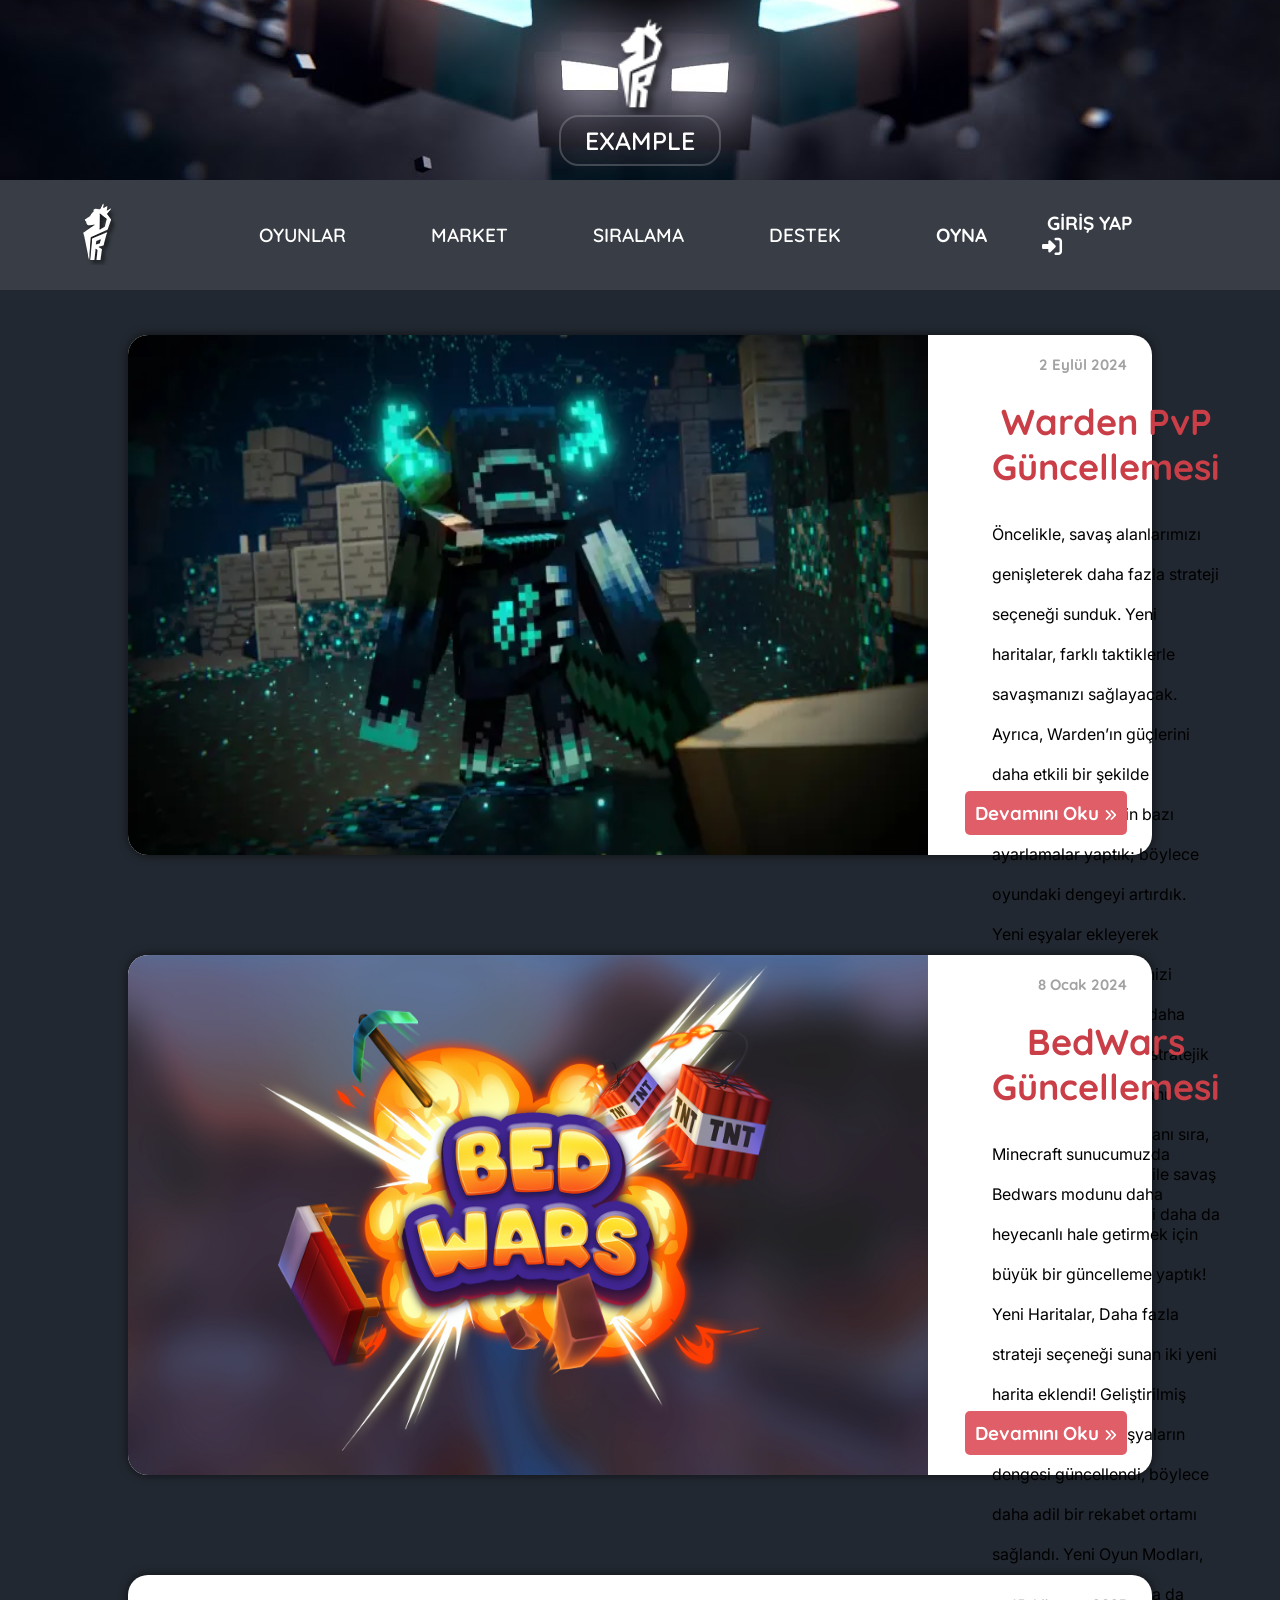
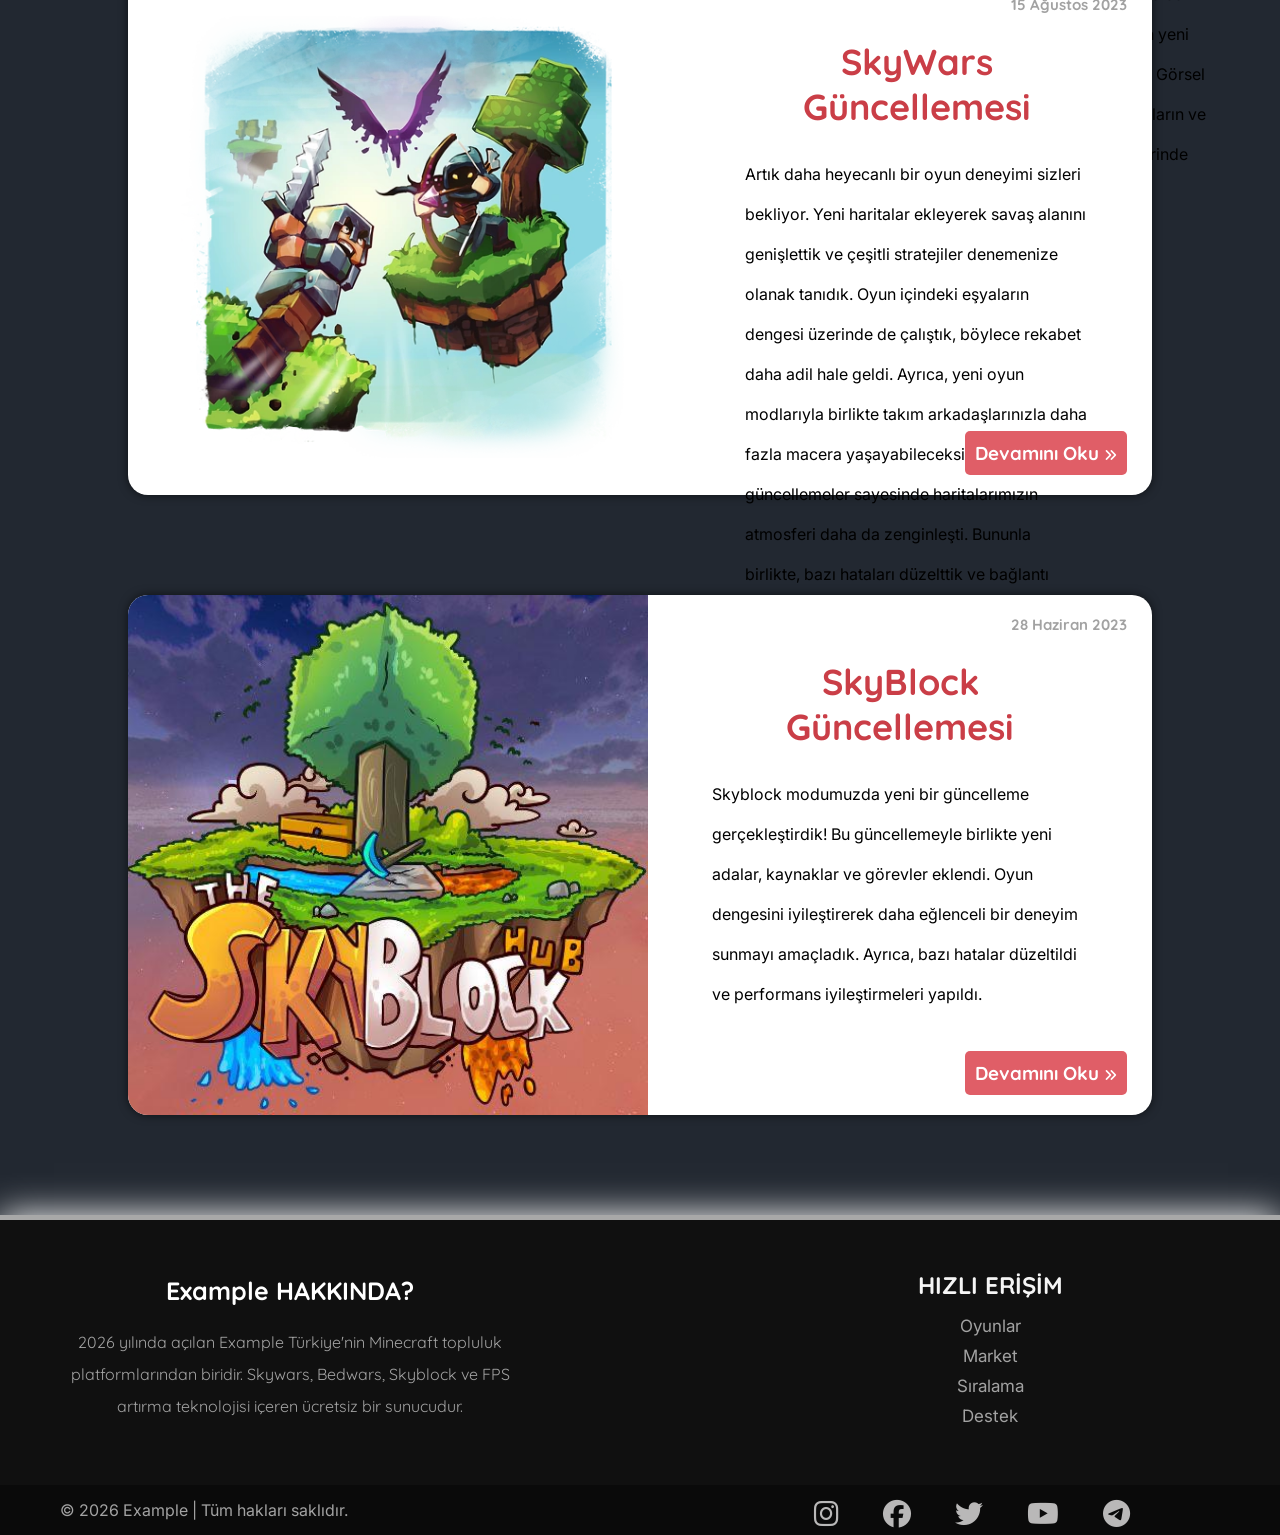
<file: Web Kodlama/Server Clone/index.html>
<!DOCTYPE html>
<html lang="tr">

<head>
    <meta charset="UTF-8">
    <meta name="viewport" content="width=device-width, initial-scale=1.0">
    <link rel="stylesheet" href="https://cdnjs.cloudflare.com/ajax/libs/font-awesome/6.6.0/css/all.min.css">
    <link rel="stylesheet" href="style.css">
    <link rel="icon" href="icon/server-icon.png" type="image/x-icon">
    <title>Example</title>
</head>

<body>
    <header>
        <div class="head-logo">
            <div class="inhead-logo">
                <img src="icon/server-icon.png" alt="pxl">
                <span>EXAMPLE</span>
            </div>
        </div>
        <nav>
            <a class="pr-icon" href="#"><img src="icon/server-icon.png" alt=""></a>
            <ul>
                <li><a class="first" href="game.html">Oyunlar</a></li>
                <li><a class="first" href="market.html">Market</a></li>
                <li><a class="first" href="siralama.html">Sıralama</a></li>
                <li><a class="first" href="support.html">Destek</a></li>
            </ul>
            <div class="login">
                <ul>
                    <li><a href="#">Oyna</a></li>
                    <li><a href="login.html">Giriş yap<i class="fa-solid fa-right-to-bracket"></i></a></li>
            </div>
            </ul>
        </nav>
    </header>

    <main>
        <div class="mcontainer">
            <div class="annonce">
                <img src="icon/bg-mc.png" width="800px">
                <div class="text">
                    <h1>Warden PvP Güncellemesi</h1>
                    <p>Öncelikle, savaş alanlarımızı genişleterek daha fazla strateji seçeneği sunduk. Yeni haritalar,
                        farklı taktiklerle
                        savaşmanızı sağlayacak. Ayrıca, Warden’ın güçlerini daha etkili bir şekilde kullanabilmeniz için
                        bazı ayarlamalar
                        yaptık; böylece oyundaki dengeyi artırdık.
                        Yeni eşyalar ekleyerek donanım seçeneklerinizi zenginleştirdik. Artık daha fazla özelleştirme ve
                        stratejik planlama
                        yapma imkanı bulacaksınız. Bunun yanı sıra, görsel güncellemeler ile savaş alanlarının
                        atmosferini daha da güçlendirdik.</p>
                    <h3>Devamını Oku <i class="fa-solid fa-angles-right"></i></h3>
                    <h4>2 Eylül 2024</h4>
                </div>
            </div>
        </div>

        </div>
        <div class="mcontainer">
            <div class="annonce">
                <img src="icon/glawdys-hodiesne-bedwarslit.jpg" width="800px">
                <div class="text">
                    <h1>BedWars Güncellemesi</h1>
                    <p>Minecraft sunucumuzda Bedwars modunu daha heyecanlı hale getirmek için büyük bir güncelleme
                        yaptık!
                        Yeni Haritalar, Daha fazla strateji seçeneği sunan iki yeni harita eklendi!
                        Geliştirilmiş Eşyalar, Oyun içi eşyaların dengesi güncellendi, böylece daha adil bir rekabet
                        ortamı sağlandı.
                        Yeni Oyun Modları, Takım savaşlarını daha da heyecanlı hale getiren yeni oyun modları eklendi.
                        Görsel Güncellemeler: Haritaların ve karakterlerin görsellerinde iyileştirmeler yapıldı.</p>
                    <h3>Devamını Oku <i class="fa-solid fa-angles-right"></i></h3>
                    <h4>8 Ocak 2024</h4>
                </div>
            </div>
        </div>

        <div class="mcontainer">
            <div class="annonce">
                <img src="icon/SkyWars.webp" width="800px">
                <div class="text">
                    <h1>SkyWars Güncellemesi</h1>
                    <p>Artık daha heyecanlı bir oyun deneyimi sizleri bekliyor. Yeni haritalar ekleyerek savaş alanını
                        genişlettik ve çeşitli
                        stratejiler denemenize olanak tanıdık. Oyun içindeki eşyaların dengesi üzerinde de çalıştık,
                        böylece rekabet daha adil
                        hale geldi.

                        Ayrıca, yeni oyun modlarıyla birlikte takım arkadaşlarınızla daha fazla macera
                        yaşayabileceksiniz. Görsel güncellemeler
                        sayesinde haritalarımızın atmosferi daha da zenginleşti. Bununla birlikte, bazı hataları
                        düzelttik ve bağlantı
                        sorunlarını gidererek oyun deneyiminizi daha akıcı hale getirdik.</p>
                    <h3>Devamını Oku <i class="fa-solid fa-angles-right"></i></h3>
                    <h4>15 Ağustos 2023</h4>
                </div>
            </div>
        </div>


        <div class="mcontainer">
            <div class="annonce">
                <img src="icon/skyblock.jpg" width="800px">
                <div class="text">
                    <h1>SkyBlock Güncellemesi</h1>
                    <p>Skyblock modumuzda yeni bir güncelleme gerçekleştirdik! Bu güncellemeyle birlikte yeni adalar,
                        kaynaklar ve görevler
                        eklendi. Oyun dengesini iyileştirerek daha eğlenceli bir deneyim sunmayı amaçladık. Ayrıca, bazı
                        hatalar düzeltildi ve
                        performans iyileştirmeleri yapıldı.</p>
                    <h3>Devamını Oku <i class="fa-solid fa-angles-right"></i></h3>
                    <h4>28 Haziran 2023</h4>
                </div>
            </div>
        </div>
    </main>

    <footer>
        <div class="foot-container">
            <div class="hakkimizda">
                <h2 class="concant">Example HAKKINDA?</h2>
                <p class="foottext">2026 yılında açılan Example Türkiye'nin Minecraft topluluk platformlarından
                    biridir. Skywars, Bedwars, Skyblock
                    ve FPS artırma teknolojisi içeren ücretsiz bir sunucudur.</p>
            </div>

            <div class="erisim">
                <h2 class="hızlıerisimtext">HIZLI ERİŞİM</h2>
                <ul class="foot-ul">
                    <li class="foot-li"><a href="game.html">Oyunlar</a></li>
                    <li class="foot-li"><a href="market.html">Market</a></li>
                    <li class="foot-li"><a href="siralama.html">Sıralama</a></li>
                    <li class="foot-li"><a href="support.html">Destek</a></li>
                </ul>
            </div>
        </div>

        <div class="social-media">
            <p class="copy">© 2026 Example | Tüm hakları saklıdır.
            </p>
            <div class="socialmedia-container">
                <a class="foot-social" href="#"><i class="fa-brands fa-instagram"></i></a>
                <a class="foot-social" href="#"><i class="fa-brands fa-facebook"></i></a>
                <a class="foot-social" href="#"><i class="fa-brands fa-twitter"></i></a>
                <a class="foot-social" href="#"><i class="fa-brands fa-youtube"></i></a>
                <a class="foot-social" href="#"><i class="fa-brands fa-telegram"></i></a>
            </div>
        </div>
    </footer>
</body>

</html>
</file>
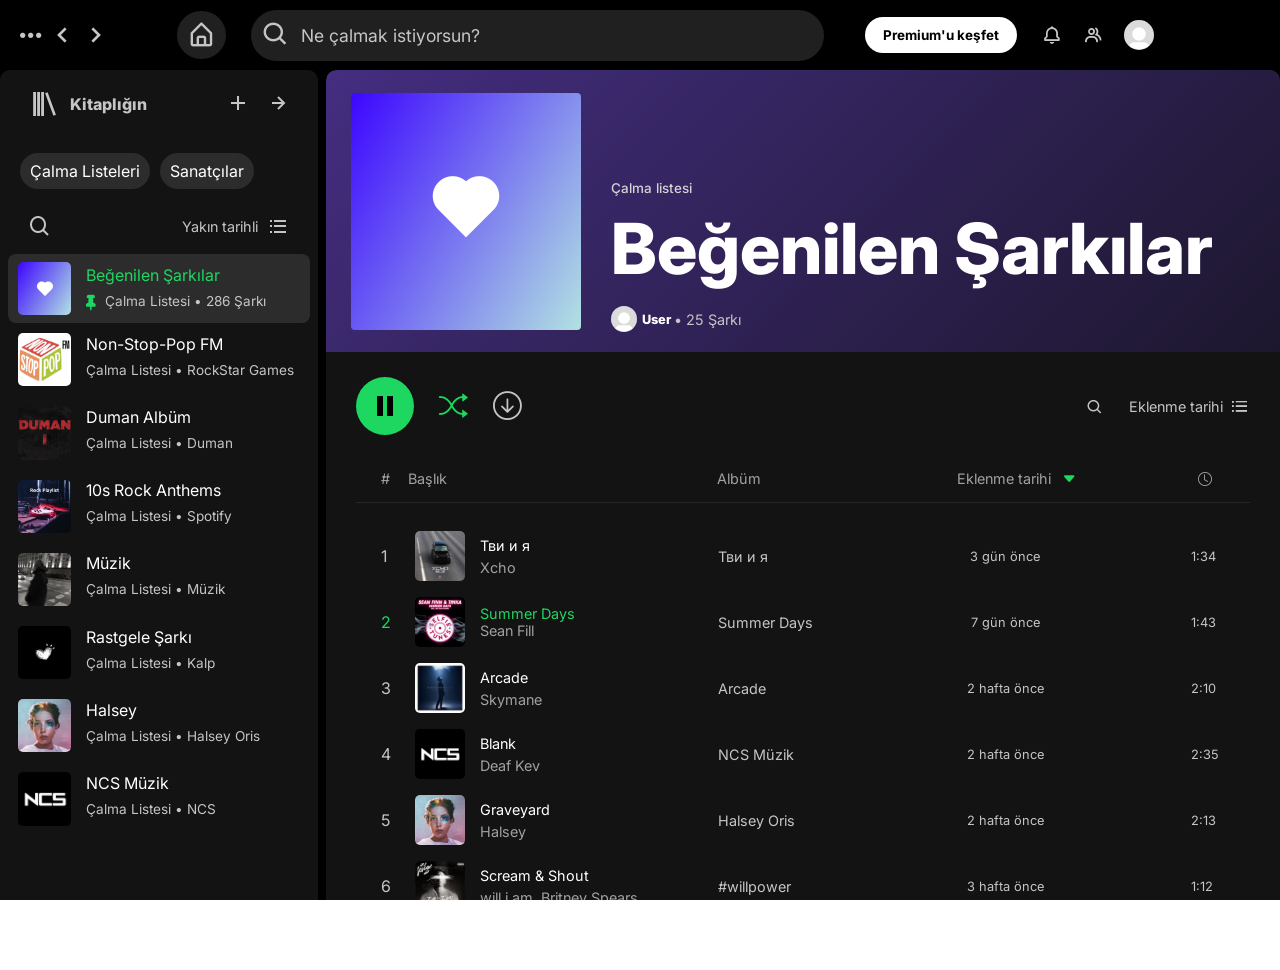
<file: Web Kodlama/Spotify Clone/index.html>
<!DOCTYPE html>
<html lang="tr">

<head>
    <meta charset="UTF-8">
    <meta name="viewport" content="width=device-width, initial-scale=1.0">
    <link href='https://unpkg.com/boxicons@2.1.4/css/boxicons.min.css' rel='stylesheet'>
    <link rel="stylesheet" href="https://cdnjs.cloudflare.com/ajax/libs/font-awesome/6.6.0/css/all.min.css"
        integrity="sha512-Kc323vGBEqzTmouAECnVceyQqyqdsSiqLQISBL29aUW4U/M7pSPA/gEUZQqv1cwx4OnYxTxve5UMg5GT6L4JJg=="
        crossorigin="anonymous" referrerpolicy="no-referrer" />
    <link rel="stylesheet" href="https://cdn.jsdelivr.net/npm/bootstrap-icons@1.10.3/font/bootstrap-icons.css">
    <link rel="stylesheet" href="style.css">
    <link rel="icon" href="icon/spotify.jpg" type="image/x-icon">
    <title>Spotify</title>
</head>

<body>
    <header>
        <nav>
        <div class="nav-left">
        <i class='bx bx-dots-horizontal-rounded'></i>
        <i class='bx bx-chevron-left'></i>
        <i class='bx bx-chevron-right'></i>
        </div>

        <div class="nav-mid">
            <i id="home-alt" class='bx bx-home-alt'></i>
            <div class="nav-mid-input">
                <i id="search-alt" class='bx bx-search'></i>
                <input type="text" id="search" placeholder="Ne çalmak istiyorsun?">
            </div>
        </div>

        <div class="nav-right">
            <h4>Premium'u keşfet</h4>
            <i class='bx bx-bell' ></i>
            <i class='bx bx-group'></i>
            <a href="#"></a>
        </div>
        </nav>
    </header>

    <main>
        <section>
            <div class="section-left">
                <div class="section-left-top">
                    <div class="library-row"><a href="#"><i class='bx bx-library'></i> Kitaplığın</a> <div class="library-row-box"><i class='bx bx-plus'></i> <i class='bx bx-right-arrow-alt'></i></div></div>
                    <div class="library-row-alt">
                    <span>Çalma Listeleri</span>
                    <span>Sanatçılar</span>
                    </div>
                    <div class="search-date"><i class='bx bx-search'></i> <div class="search-date-right">Yakın tarihli <i class='bx bx-list-ul'></i></div></div>
                </div>
                <div class="section-left-alt">
                    <div class="section-fav-list">
                    <div class="fav-music"><div class="fav-music-background"><i class='bx bxs-heart'></i></div> <div class="fav-music-column"><p>Beğenilen Şarkılar</p> <div class="fav-music-column-alt"><i class='bx bxs-pin bx-rotate'></i> <p>Çalma Listesi • 286 Şarkı</p></div></div></div>

                    <div class="fav-music2">
                        <div class="fav-music-background2"></div>
                        <div class="fav-music-column2">
                            <p>Non-Stop-Pop FM</p>
                            <div class="fav-music-column-alt2">
                                <p>Çalma Listesi • RockStar Games</p>
                            </div>
                        </div>
                    </div>

                    <div class="fav-music3">
                        <div class="fav-music-background3"></div>
                        <div class="fav-music-column3">
                            <p>Duman Albüm</p>
                            <div class="fav-music-column-alt3">
                                <p>Çalma Listesi • Duman</p>
                            </div>
                        </div>
                    </div>

                    <div class="fav-music4">
                        <div class="fav-music-background4"></div>
                        <div class="fav-music-column4">
                            <p>10s Rock Anthems</p>
                            <div class="fav-music-column-alt4">
                                <p>Çalma Listesi • Spotify</p>
                            </div>
                        </div>
                    </div>

                    <div class="fav-music5">
                        <div class="fav-music-background5"></div>
                        <div class="fav-music-column5">
                            <p>Müzik</p>
                            <div class="fav-music-column-alt5">
                                <p>Çalma Listesi • Müzik</p>
                            </div>
                        </div>
                    </div>

                    <div class="fav-music6">
                        <div class="fav-music-background6"></div>
                        <div class="fav-music-column6">
                            <p>Rastgele Şarkı</p>
                            <div class="fav-music-column-alt6">
                                <p>Çalma Listesi • Kalp</p>
                            </div>
                        </div>
                    </div>

                    <div class="fav-music7">
                        <div class="fav-music-background7"></div>
                        <div class="fav-music-column7">
                            <p>Halsey</p>
                            <div class="fav-music-column-alt7">
                                <p>Çalma Listesi • Halsey Oris</p>
                            </div>
                        </div>
                    </div>

                    <div class="fav-music8">
                        <div class="fav-music-background8"></div>
                        <div class="fav-music-column8">
                            <p>NCS Müzik</p>
                            <div class="fav-music-column-alt8">
                                <p>Çalma Listesi • NCS</p>
                            </div>
                        </div>
                    </div>
                    </div>
                </div>
            </div>

            <div class="section-mid">
                <div class="section-mid-top">
                <div class="fav-music-mid-top">
                    <div class="fav-music-background-mid-top">
                        <i class='bx bxs-heart'></i></div> 
                        <div class="fav-music-column-mid-top">
                            <div class="fav-music-column-mid-top-favorite"><p>Beğenilen Şarkılar</p><div class="fav-music-column-alt-mid-top-profile"><span></span>
                                <p class="profile-user">User</p><p class="profile-song-items">• 25 Şarkı </p>
                            </div></div>
                            <div class="fav-music-column-alt-mid-top">
                                <p>Çalma listesi</p>
                            </div>
                        </div>
                    </div>
                </div>
                <div class="section-mid-bottom">
                    <div class="section-mid-bottom-top">
                        <div class="section-mid-bottom-top-left"><i class='bx bx-pause'></i> <i class="bi bi-shuffle"></i> <i class="bi bi-arrow-down-circle"></i></div>
                         <div class="section-mid-bottom-top-right"><i class='bx bx-search'></i> <p>Eklenme tarihi</p> <i class='bx bx-list-ul'></i></div>
                    </div>
                    <div class="section-mid-bottom-alt">
                        <div class="song-bottom-top">
                        <div class="song-bottom-top-first"><span>#</span></div>
                        <div class="song-bottom-top-one"><p>Başlık</p></div>
                        <div class="song-bottom-top-two"><p>Albüm</p></div>
                        <div class="song-bottom-top-three"><p>Eklenme tarihi <i class="bi bi-caret-down-fill"></i></p></div>
                        <div class="song-bottom-top-four"><p><i class="bi bi-clock"></i></p></div>
                    </div>
                    <hr class="divider">

                    <div class="section-mid-bottom-music-group" id="music-group-first">
                        <div class="number">1</div>
                        <div class="baslik"><div class="img-1"></div><div class="baslik-alt-bolum"><p class="sanatci">Тви и я</p> Xcho</div></div>
                        <div class="album">Тви и я</div>
                        <div class="eklenme-tarih">3 gün önce</div>
                        <div class="date">1:34</div>
                    </div>

                    <div class="section-mid-bottom-music-group">
                        <div class="number number-active">2</div>
                        <div class="baslik">
                            <div class="img-2"></div>
                            <div class="baslik-alt-bolum">
                                <p class="sanatci sanatci-active">Summer Days</p> Sean Fill
                            </div>
                        </div>
                        <div class="album">Summer Days</div>
                        <div class="eklenme-tarih">7 gün önce</div>
                        <div class="date">1:43</div>
                    </div>


                    <div class="section-mid-bottom-music-group">
                        <div class="number">3</div>
                        <div class="baslik">
                            <div class="img-3"></div>
                            <div class="baslik-alt-bolum">
                                <p class="sanatci">Arcade</p> Skymane
                            </div>
                        </div>
                        <div class="album">Arcade</div>
                        <div class="eklenme-tarih">2 hafta önce</div>
                        <div class="date">2:10</div>
                    </div>


                    <div class="section-mid-bottom-music-group">
                        <div class="number">4</div>
                        <div class="baslik">
                            <div class="img-4"></div>
                            <div class="baslik-alt-bolum">
                                <p class="sanatci">Blank</p> Deaf Kev
                            </div>
                        </div>
                        <div class="album">NCS Müzik</div>
                        <div class="eklenme-tarih">2 hafta önce</div>
                        <div class="date">2:35</div>
                    </div>


                    <div class="section-mid-bottom-music-group">
                        <div class="number">5</div>
                        <div class="baslik">
                            <div class="img-5"></div>
                            <div class="baslik-alt-bolum">
                                <p class="sanatci">Graveyard</p> Halsey
                            </div>
                        </div>
                        <div class="album">Halsey Oris</div>
                        <div class="eklenme-tarih"> 2 hafta önce </div>
                        <div class="date">2:13</div>
                    </div>

                    <div class="section-mid-bottom-music-group">
                        <div class="number">6</div>
                        <div class="baslik">
                            <div class="img-6"></div>
                            <div class="baslik-alt-bolum">
                                <p class="sanatci">Scream & Shout</p> will.i.am, Britney Spears
                            </div>
                        </div>
                        <div class="album">#willpower</div>
                        <div class="eklenme-tarih">3 hafta önce</div>
                        <div class="date">1:12</div>
                    </div>

                    <div class="section-mid-bottom-music-group">
                        <div class="number">7</div>
                        <div class="baslik">
                            <div class="img-7"></div>
                            <div class="baslik-alt-bolum">
                                <p class="sanatci">Stressed Out</p> Twenty One Pilots
                            </div>
                        </div>
                        <div class="album">BlurryFace</div>
                        <div class="eklenme-tarih">3 hafta önce</div>
                        <div class="date">2:23</div>
                    </div>

                    <div class="section-mid-bottom-music-group">
                        <div class="number">8</div>
                        <div class="baslik">
                            <div class="img-8"></div>
                            <div class="baslik-alt-bolum">
                                <p class="sanatci">No Lie</p> Sean Paul, Dua Lipa
                            </div>
                        </div>
                        <div class="album">No Lie</div>
                        <div class="eklenme-tarih">4 hafta önce</div>
                        <div class="date">2:56</div>
                    </div>

                    <div class="section-mid-bottom-music-group">
                        <div class="number">9</div>
                        <div class="baslik">
                            <div class="img-9"></div>
                            <div class="baslik-alt-bolum">
                                <p class="sanatci">Happy Nation</p> Ace of base
                            </div>
                        </div>
                        <div class="album">Happy Nation</div>
                        <div class="eklenme-tarih">1 ay önce</div>
                        <div class="date">3:49</div>
                    </div>

                    <div class="section-mid-bottom-music-group">
                        <div class="number">10</div>
                        <div class="baslik">
                            <div class="img-10"></div>
                            <div class="baslik-alt-bolum">
                                <p class="sanatci">How Deep Is Your Love</p> Calvin Harris, Disciples
                            </div>
                        </div>
                        <div class="album">Disciples</div>
                        <div class="eklenme-tarih">1 ay önce</div>
                        <div class="date">3:36</div>
                    </div>

                    <div class="section-mid-bottom-music-group">
                        <div class="number">11</div>
                        <div class="baslik">
                            <div class="img-11"></div>
                            <div class="baslik-alt-bolum">
                                <p class="sanatci">Hot</p> INNA
                            </div>
                        </div>
                        <div class="album">Hot</div>
                        <div class="eklenme-tarih">1 ay önce</div>
                        <div class="date">3:18</div>
                    </div>

                    <div class="section-mid-bottom-music-group">
                        <div class="number">12</div>
                        <div class="baslik">
                            <div class="img-12"></div>
                            <div class="baslik-alt-bolum">
                                <p class="sanatci">Ticking Away</p> Valorant
                            </div>
                        </div>
                        <div class="album">Ticking Away</div>
                        <div class="eklenme-tarih">1 ay önce</div>
                        <div class="date">1:14</div>
                    </div>

                    <div class="section-mid-bottom-music-group">
                        <div class="number">13</div>
                        <div class="baslik">
                            <div class="img-13"></div>
                            <div class="baslik-alt-bolum">
                                <p class="sanatci">Freaks</p> Surf Curse
                            </div>
                        </div>
                        <div class="album">Freaks</div>
                        <div class="eklenme-tarih">2 ay önce</div>
                        <div class="date">1:19</div>
                    </div>

                    <div class="section-mid-bottom-music-group">
                        <div class="number">14</div>
                        <div class="baslik">
                            <div class="img-14"></div>
                            <div class="baslik-alt-bolum">
                                <p class="sanatci">Te Molla</p> Kai Angel, 9mice
                            </div>
                        </div>
                        <div class="album">HEAVY METAL</div>
                        <div class="eklenme-tarih">2 ay önce</div>
                        <div class="date">4:05</div>
                    </div>

                    <div class="section-mid-bottom-music-group">
                        <div class="number">15</div>
                        <div class="baslik">
                            <div class="img-15"></div>
                            <div class="baslik-alt-bolum">
                                <p class="sanatci">I'm Good Blue</p>David Guetta, Bebe Rexha
                            </div>
                        </div>
                        <div class="album">I'm Good (blue)</div>
                        <div class="eklenme-tarih">4 ay önce</div>
                        <div class="date">1:10</div>
                    </div>

                    <div class="section-mid-bottom-music-group">
                        <div class="number">16</div>
                        <div class="baslik">
                            <div class="img-16"></div>
                            <div class="baslik-alt-bolum">
                                <p class="sanatci">Kron1k</p> No.1
                            </div>
                        </div>
                        <div class="album">Talentino</div>
                        <div class="eklenme-tarih">4 ay önce</div>
                        <div class="date">2:50</div>
                    </div>

                    <div class="section-mid-bottom-music-group">
                        <div class="number">17</div>
                        <div class="baslik">
                            <div class="img-17"></div>
                            <div class="baslik-alt-bolum">
                                <p class="sanatci">Flare</p> Hanson
                            </div>
                        </div>
                        <div class="album">Flare</div>
                        <div class="eklenme-tarih">5 ay önce</div>
                        <div class="date">2:29</div>
                    </div>

                    <div class="section-mid-bottom-music-group">
                        <div class="number">18</div>
                        <div class="baslik">
                            <div class="img-18"></div>
                            <div class="baslik-alt-bolum">
                                <p class="sanatci">Falling</p> Trevor Daniel
                            </div>
                        </div>
                        <div class="album">Falling</div>
                        <div class="eklenme-tarih">5 ay önce</div>
                        <div class="date">2:23</div>
                    </div>

                    <div class="section-mid-bottom-music-group">
                        <div class="number">19</div>
                        <div class="baslik">
                            <div class="img-19"></div>
                            <div class="baslik-alt-bolum">
                                <p class="sanatci">Ice Cream Man</p> Tyga
                            </div>
                        </div>
                        <div class="album">Fuk Wat They</div>
                        <div class="eklenme-tarih">6 ay önce</div>
                        <div class="date">2:25</div>
                    </div>

                    <div class="section-mid-bottom-music-group">
                        <div class="number">20</div>
                        <div class="baslik">
                            <div class="img-20"></div>
                            <div class="baslik-alt-bolum">
                                <p class="sanatci">Little Dark Age</p> MGMT
                            </div>
                        </div>
                        <div class="album">Little Dark Age</div>
                        <div class="eklenme-tarih">6 ay önce</div>
                        <div class="date">1:20</div>
                    </div>

                    <div class="section-mid-bottom-music-group">
                        <div class="number">21</div>
                        <div class="baslik">
                            <div class="img-21"></div>
                            <div class="baslik-alt-bolum">
                                <p class="sanatci">Spit On My Face</p> ThxSoMch
                            </div>
                        </div>
                        <div class="album">SPIT ON MY FC</div>
                        <div class="eklenme-tarih">6 ay önce</div>
                        <div class="date">4:20</div>
                    </div>

                    <div class="section-mid-bottom-music-group">
                        <div class="number">22</div>
                        <div class="baslik">
                            <div class="img-22"></div>
                            <div class="baslik-alt-bolum">
                                <p class="sanatci">After Dark</p> Mr.kitty
                            </div>
                        </div>
                        <div class="album">Time</div>
                        <div class="eklenme-tarih">8 ay önce</div>
                        <div class="date">1:30</div>
                    </div>

                    <div class="section-mid-bottom-music-group">
                        <div class="number">23</div>
                        <div class="baslik">
                            <div class="img-23"></div>
                            <div class="baslik-alt-bolum">
                                <p class="sanatci">Miss You</p> Oliver Tree
                            </div>
                        </div>
                        <div class="album">Miss You</div>
                        <div class="eklenme-tarih">8 ay önce</div>
                        <div class="date">1:28</div>
                    </div>

                    <div class="section-mid-bottom-music-group">
                        <div class="number">24</div>
                        <div class="baslik">
                            <div class="img-24"></div>
                            <div class="baslik-alt-bolum">
                                <p class="sanatci">Remedy</p> Nora, Chriss Drenchill
                            </div>
                        </div>
                        <div class="album">Remedy</div>
                        <div class="eklenme-tarih">8 ay önce</div>
                        <div class="date">3:28</div>
                    </div>

                    <div class="section-mid-bottom-music-group">
                        <div class="number">25</div>
                        <div class="baslik">
                            <div class="img-25"></div>
                            <div class="baslik-alt-bolum">
                                <p class="sanatci">Hymn For Weekend</p> ColdPlay
                            </div>
                        </div>
                        <div class="album">Head of Dreams</div>
                        <div class="eklenme-tarih">8 ay önce</div>
                        <div class="date">5:31</div>
                    </div>

                    <div class="section-mid-bottom-music-group">
                        <div class="number">2</div>
                        <div class="baslik">
                            <div class="img-25"></div>
                            <div class="baslik-alt-bolum">
                                <p class="sanatci">Тви и я</p> Xcho
                            </div>
                        </div>
                        <div class="album">Тви и я</div>
                        <div class="eklenme-tarih">8 ay önce</div>
                        <div class="date">5:31</div>
                    </div>
                    </div>
                </div>
            </div>
        </section>
    </main>
</body>

</html>
</file>
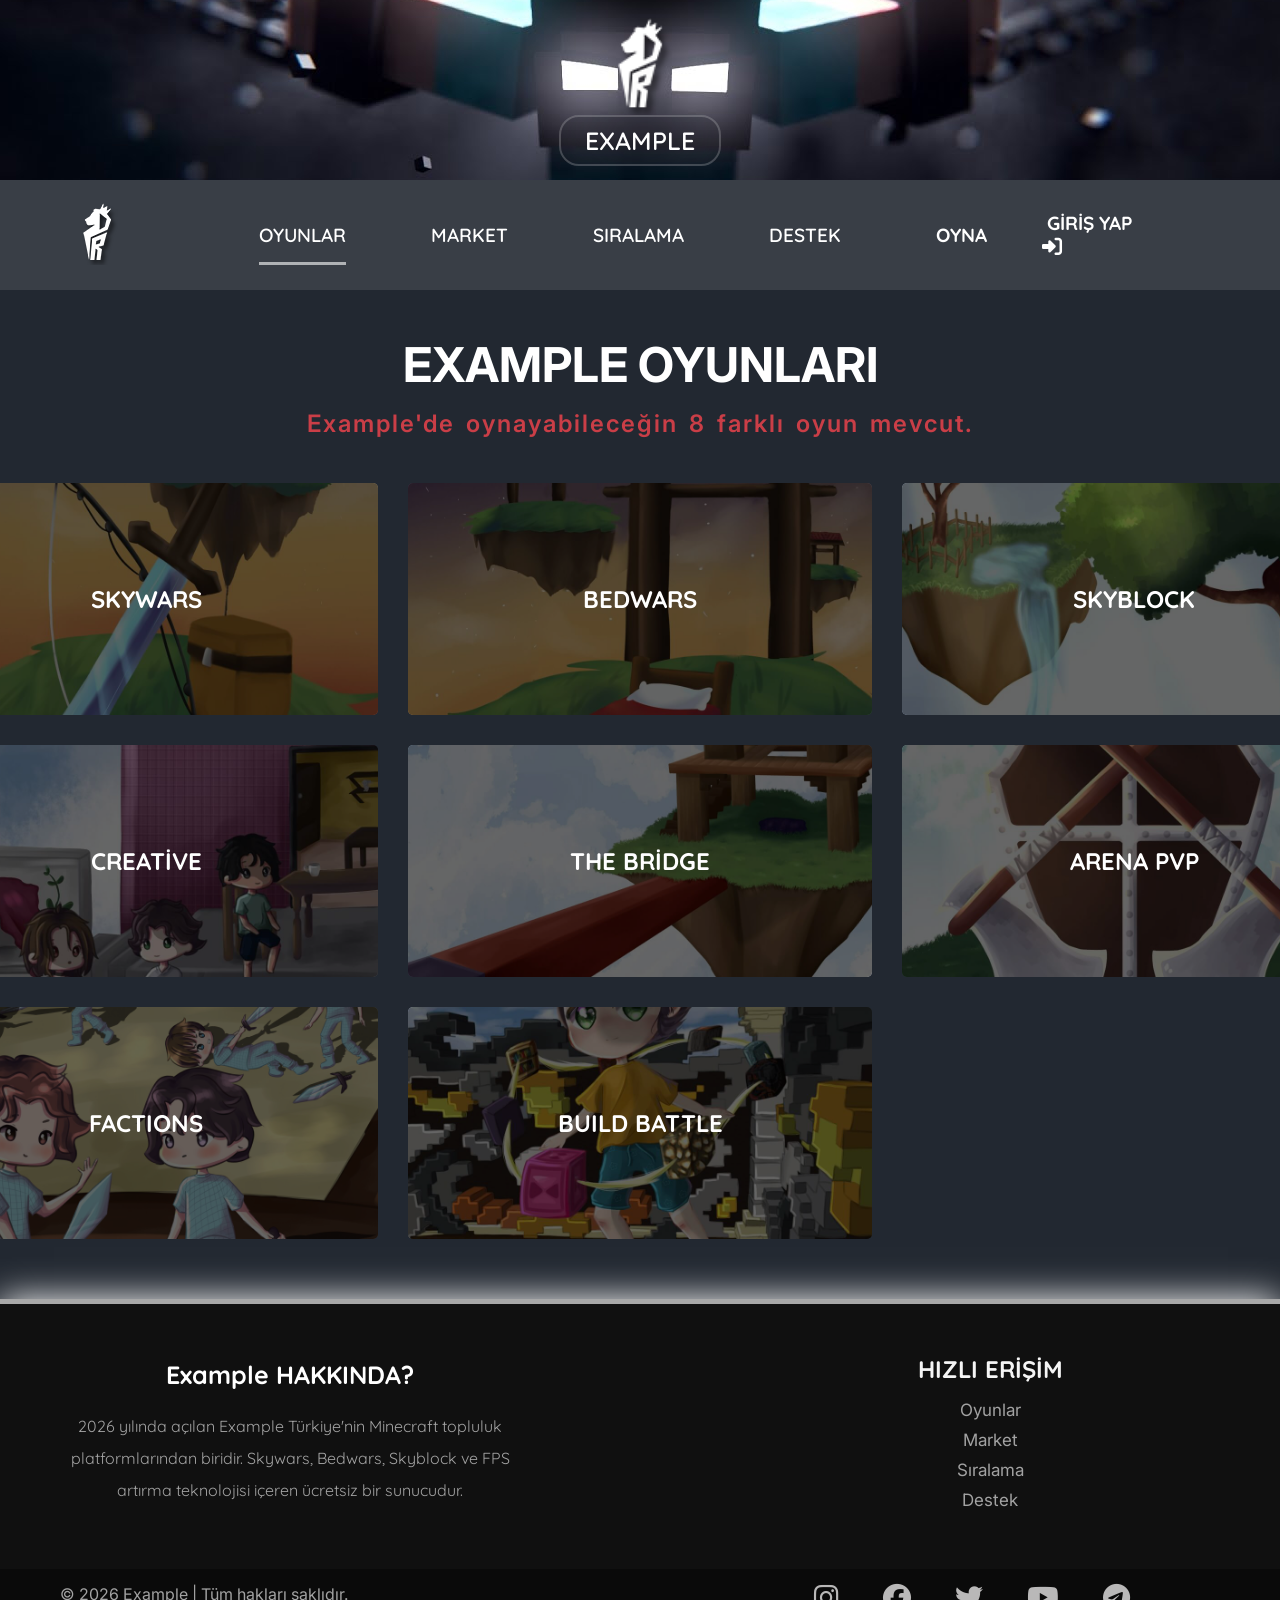
<file: Web Kodlama/Server Clone/game.html>
<!DOCTYPE html>
<html lang="tr">

<head>
    <meta charset="UTF-8">
    <meta name="viewport" content="width=device-width, initial-scale=1.0">
    <link rel="stylesheet" href="https://cdnjs.cloudflare.com/ajax/libs/font-awesome/6.6.0/css/all.min.css">
    <link rel="stylesheet" href="style.css">
    <link rel="icon" href="icon/server-icon.png" type="image/x-icon">

    <title>Example</title>
</head>

<body>
    <header>
        <div class="head-logo">
            <div class="inhead-logo">
                <img src="icon/server-icon.png" alt="pxl">
                <span>EXAMPLE</span>
            </div>
        </div>
        <nav>
            <a class="pr-icon" href="index.html"><img src="icon/server-icon.png" alt=""></a>
            <ul>
                <li><a class="active" href="#">Oyunlar</a></li>
                <li><a class="first" href="market.html">Market</a></li>
                <li><a class="first" href="siralama.html">Sıralama</a></li>
                <li><a class="first" href="support.html">Destek</a></li>
            </ul>
            <div class="login">
                <ul>
                    <li><a href="#">Oyna</a></li>
                    <li><a href="login.html">Giriş yap<i class="fa-solid fa-right-to-bracket"></i></a></li>
            </div>
            </ul>
        </nav>
    </header>

    <main>
        <div class="top-container">
        <h1>EXAMPLE OYUNLARI</h1>
        <h3>Example'de oynayabileceğin 8 farklı oyun mevcut.</h3>
        </div>
        <div class="container-game">
        <div class="skywars">
            <div class="game-img">
            <h2>SKYWARS</h2>
            </div>
        </div>

        <div class="bedwars">
            <div class="game-img">
                <h2>BEDWARS</h2>
            </div>
        </div>

        <div class="skyblock">
            <div class="game-img">
                <h2>SKYBLOCK</h2>
            </div>
        </div>


        <div class="creative">
            <div class="game-img">
                <h2>CREATİVE</h2>
            </div>
        </div>

        <div class="thebridge">
            <div class="game-img">
                <h2>THE BRİDGE</h2>
            </div>
        </div>

        <div class="arenapvp">
            <div class="game-img">
                <h2>ARENA PVP</h2>
            </div>
        </div>

        <div class="factions">
            <div class="game-img">
                <h2>FACTIONS</h2>
            </div>
        </div>

        <div class="buildbattle">
            <div class="game-img">
                <h2>BUILD BATTLE</h2>
            </div>
        </div>
        </div>
    </main>
    <footer>
        <div class="foot-container">
            <div class="hakkimizda">
                <h2 class="concant">Example HAKKINDA?</h2>
                <p class="foottext">2026 yılında açılan Example Türkiye'nin Minecraft topluluk platformlarından
                    biridir. Skywars, Bedwars, Skyblock
                    ve FPS artırma teknolojisi içeren ücretsiz bir sunucudur.</p>
            </div>

            <div class="erisim">
                <h2 class="hızlıerisimtext">HIZLI ERİŞİM</h2>
                <ul class="foot-ul">
                    <li class="foot-li"><a href="#">Oyunlar</a></li>
                    <li class="foot-li"><a href="market.html">Market</a></li>
                    <li class="foot-li"><a href="siralama.html">Sıralama</a></li>
                    <li class="foot-li"><a href="support.html">Destek</a></li>
                </ul>
            </div>
        </div>

        <div class="social-media">
            <p class="copy">© 2026 Example | Tüm hakları saklıdır.
            </p>
            <div class="socialmedia-container">
                <a class="foot-social" href="#"><i class="fa-brands fa-instagram"></i></a>
                <a class="foot-social" href="#"><i class="fa-brands fa-facebook"></i></a>
                <a class="foot-social" href="#"><i class="fa-brands fa-twitter"></i></a>
                <a class="foot-social" href="#"><i class="fa-brands fa-youtube"></i></a>
                <a class="foot-social" href="#"><i class="fa-brands fa-telegram"></i></a>
            </div>
        </div>
    </footer>
</body>

</html>
</file>
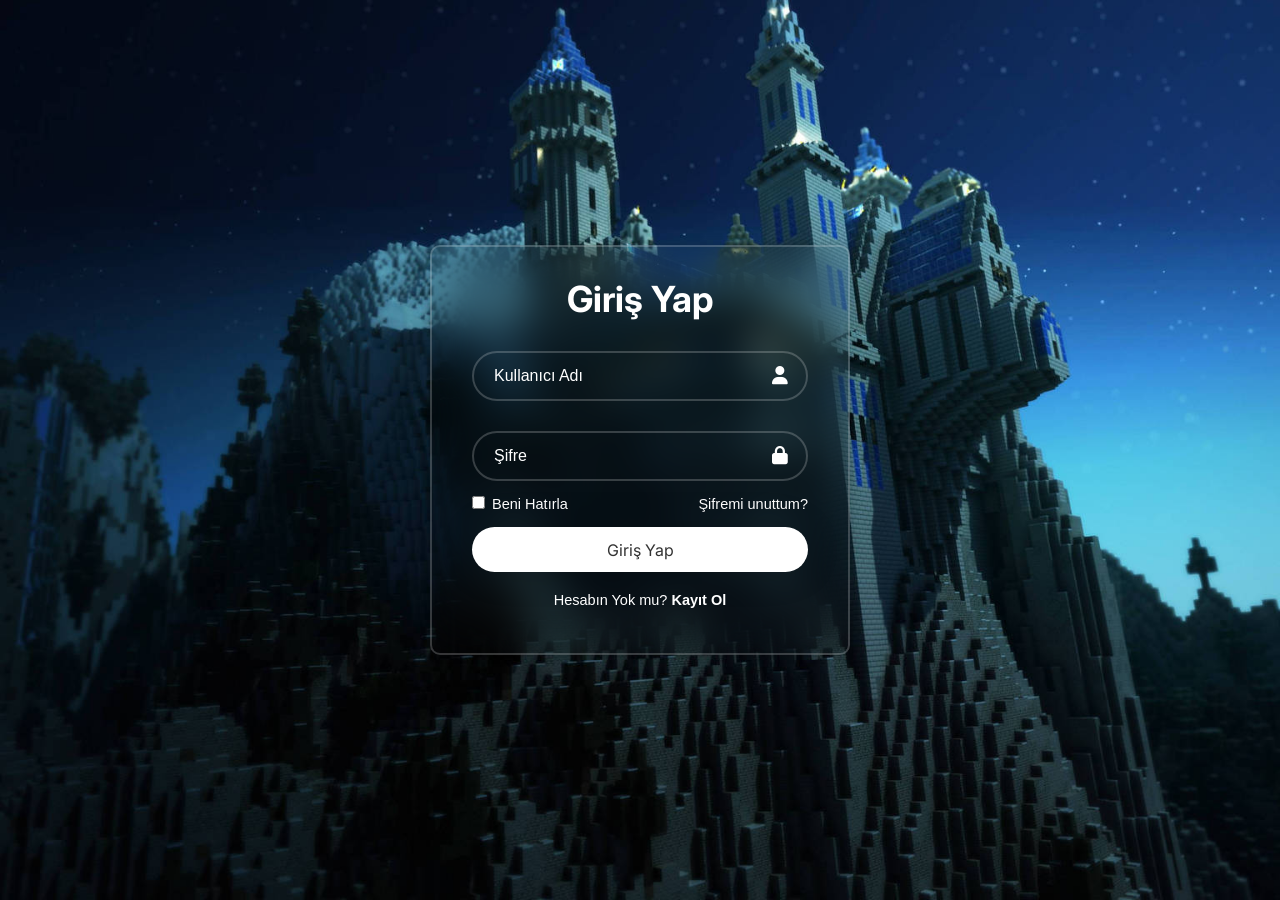
<file: Web Kodlama/Server Clone/login.html>
<!DOCTYPE html>
<html lang="tr">

<head>
    <meta charset="UTF-8">
    <meta name="viewport" content="width=device-width, initial-scale=1.0">
    <link rel="stylesheet" href="style.css">
    <link rel="stylesheet" href="https://cdnjs.cloudflare.com/ajax/libs/font-awesome/6.5.2/css/all.min.css">
    <title>Example | Giriş Yap</title>
</head>

<body>
    <div class="container">
        <form action="">
            <h1>Giriş Yap</h1>
            <div class="input-box">
                <input type="text" placeholder="Kullanıcı Adı" required>
                <i class="fa-solid fa-user"></i>
            </div>

            <div class="input-box">
                <input type="password" placeholder="Şifre" required>
                <i class="fa-solid fa-lock"></i>
            </div>

            <div class="remember-forgot">
                <label for=""><input type="checkbox"> Beni Hatırla</label>
                <a href="#">Şifremi unuttum?</a>
            </div>
            <button type="submit" class="btn">Giriş Yap</button>

            <div class="register-link">
                <p>Hesabın Yok mu? <a href="register.html">Kayıt Ol</a></p>
            </div>
    </div>
    </form>

    <style>
@import url('https://fonts.googleapis.com/css2?family=Inter:ital,opsz,wght@0,14..32,750;1,14..32,545&display=swap');
* {
    margin: 0;
    padding: 0;
    box-sizing: border-box;
}

body{
    display: flex;
    justify-content: center;
    align-items: center;
    min-height: 100vh;
    background: url(icon/minecraft-dark-castle-p0j89s548himqy8v.jpg) no-repeat;
    background-position: center;
    background-size: cover;
}

.container{
    background: transparent;
    border: 2px solid rgba(255,255,255, .2);
    backdrop-filter: blur(20px);
    box-shadow: 0 0 10px rgba(0,0,0, .2);
    width: 420px;
    color: white;
    border-radius: 10px;
    padding: 30px 40px;
}

.container h1{
    text-align: center;
    font-size: 36px;
    font-family: Inter, sans-serif;
}

.input-box{
    position: relative;
    width: 100%;
    height: 50px;
    margin: 30px 0;
}

.input-box input{
    width: 100%;
    height: 100%;
    background-color: transparent;
    border: none;
    outline: none;
    border: 2px solid rgba(255,255,255, .2);
    border-radius: 40px;
    font-size: 16px;
    color: white;
    padding: 20px 45px 20px 20px;
}

.input-box input::placeholder{
    color: white;
    
}

.input-box i{
    position: absolute;
    right: 20px;
    top: 50%;
    transform: translateY(-50%);
    font-size: 18px;
}

.container .remember-forgot{
    display: flex;
    justify-content: space-between;
    font-size: 14.5px;
    margin: -15px 0 15px;
        font-family: Arial, Helvetica, sans-serif;
}

.remember-forgot label input{
    accent-color: white;
    margin-right: 3px;
}

.remember-forgot a{
    color: white;
    text-decoration: none;
        font-family: Arial, Helvetica, sans-serif;
}

.remember-forgot a:hover{
    text-decoration: underline;
}

.container .btn{
    width: 100%;
    height: 45px;
    background: white;
    border: none;
    outline: none;
    border-radius: 40px;
    box-shadow: 0px 0px 40px rgba(0,0,0, .1);
    cursor: pointer;
    font-size: 16px;
    font-family: Inter,sans-serif;
    color: #333;
}

.register-link{
    font-size: 14.5px;
    text-align: center;
    margin: 20px 0 15px;
}

.register-link p a{
    font-family: Arial, Helvetica, sans-serif;
    color: white;
    text-decoration: none;
    font-weight: 600;
}

.register-link p a:hover{
    text-decoration: underline;
}

.register-link p{
    font-family: Arial, Helvetica, sans-serif;
}

    </style>
    </div>
</body>

</html>
</file>
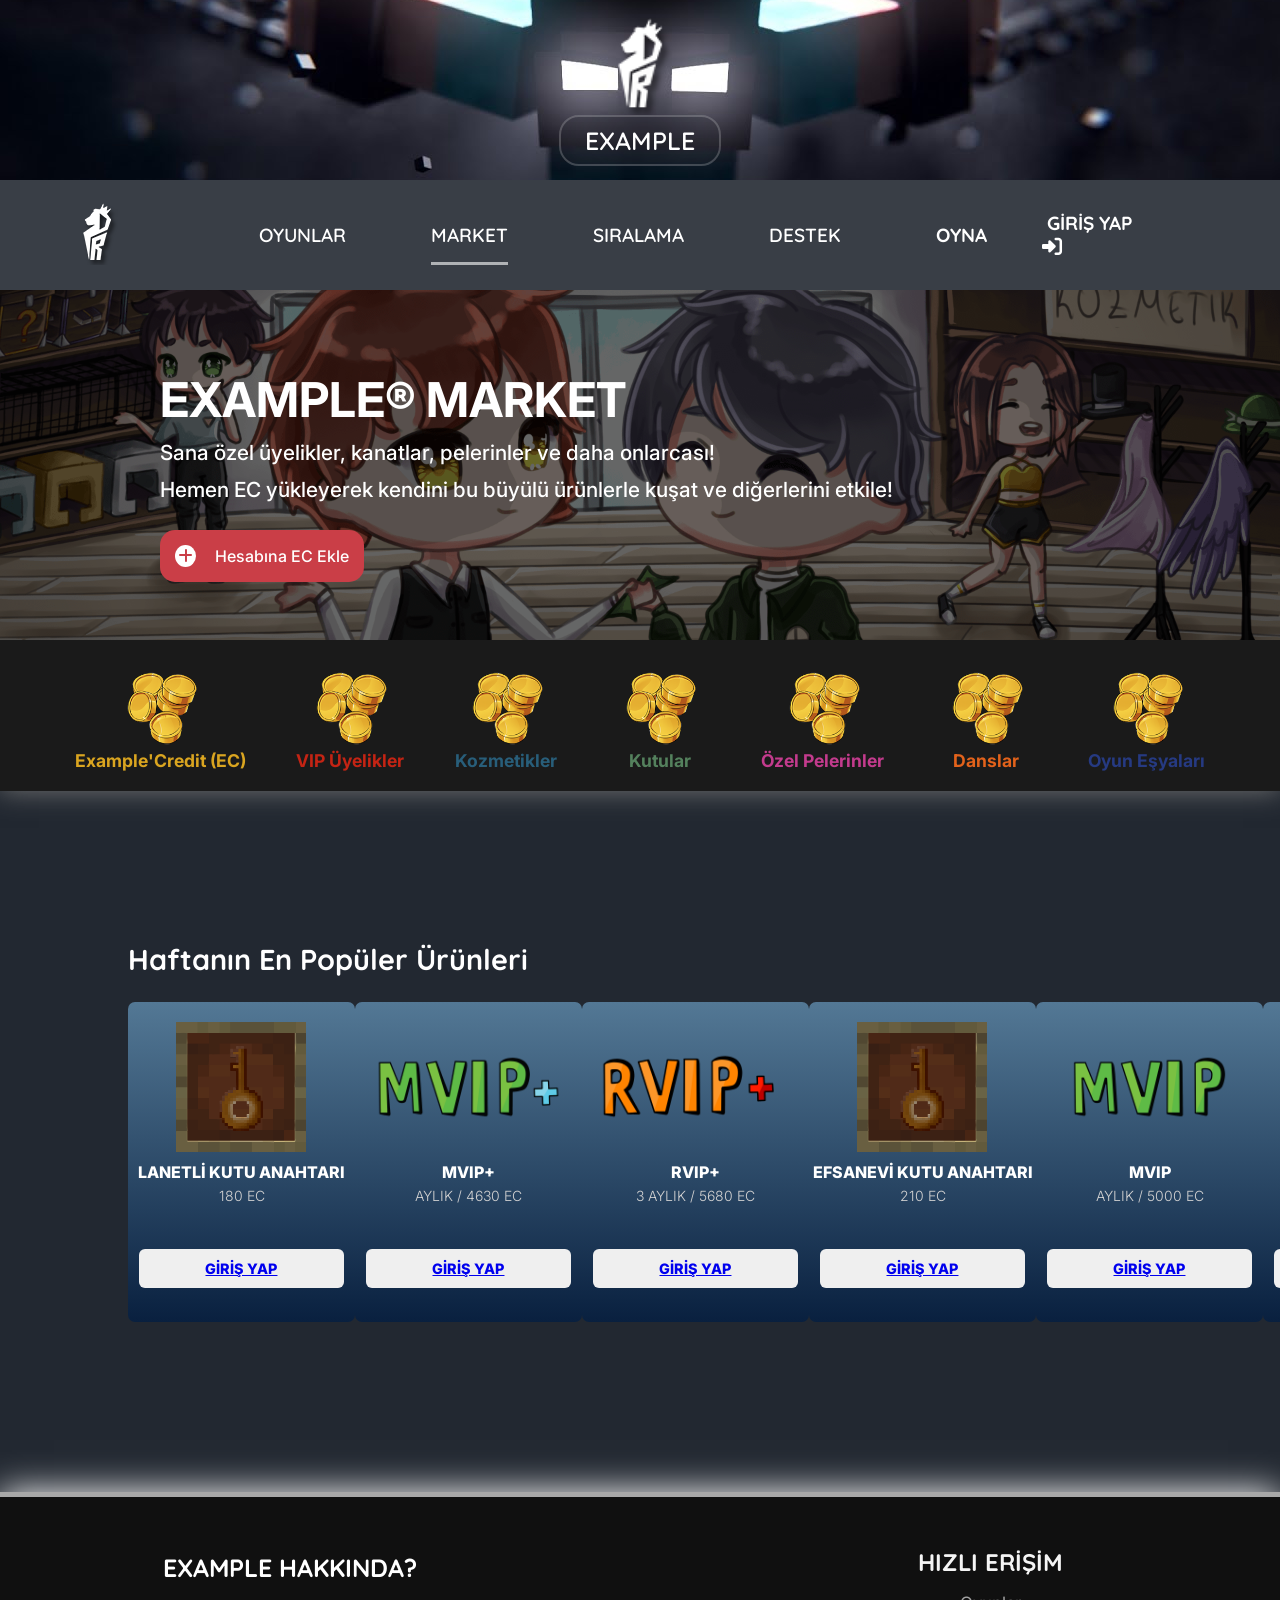
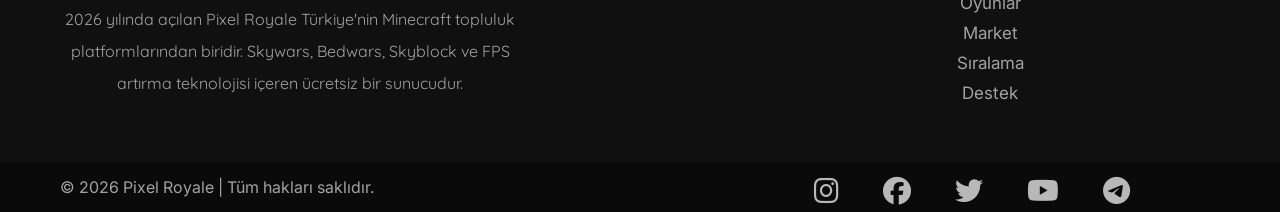
<file: Web Kodlama/Server Clone/market.html>
<!DOCTYPE html>
<html lang="tr">

<head>
    <meta charset="UTF-8">
    <meta name="viewport" content="width=device-width, initial-scale=1.0">
    <link rel="stylesheet" href="https://cdnjs.cloudflare.com/ajax/libs/font-awesome/6.6.0/css/all.min.css">
    <link rel="stylesheet" href="style.css">
    <link rel="icon" href="icon/server-icon.png" type="image/x-icon">

    <title>Example</title>
</head>

<body>
    <header>
        <div class="head-logo">
            <div class="inhead-logo">
                <img src="icon/server-icon.png" alt="pxl">
                <span>EXAMPLE</span>
            </div>
        </div>
        <nav>
            <a class="pr-icon" href="index.html"><img src="icon/server-icon.png" alt=""></a>
            <ul>
                <li><a class="first" href="game.html">Oyunlar</a></li>
                <li><a class="active" href="#">Market</a></li>
                <li><a class="first" href="siralama.html">Sıralama</a></li>
                <li><a class="first" href="support.html">Destek</a></li>
            </ul>
            <div class="login">
                <ul>
                    <li><a href="#">Oyna</a></li>
                    <li><a href="login.html">Giriş yap<i class="fa-solid fa-right-to-bracket"></i></a></li>
            </div>
            </ul>
        </nav>
    </header>

    <main>
        <div class="header-shop">
            <div class="container">
                <div class="header-shop-text">
                    <h1>EXAMPLE® MARKET</h1>
                </div>
                <div class="header-shop-subtext">
                    <p>Sana özel üyelikler, kanatlar, pelerinler ve daha onlarcası!</p>
                    <br>
                    <p>Hemen EC yükleyerek kendini bu büyülü ürünlerle kuşat ve diğerlerini etkile!</p>
                </div>
                <button class="header-cost"><a href=""><i class="fa-solid fa-plus"></i> Hesabına EC Ekle</a></button>
            </div>
        </div>

        <div class="shop-titledown">
            <div class="prc-shop-button-area">
                <a href="#">
                    <img class="prc-shop-button-img" src="icon/dinar_low.png">
                    <p>Example'Credit (EC)</p>
                </a>
            </div>

            <div class="vip-shop-button-area">
                <a href="#">
                    <img class="prc-shop-button-img" src="icon/dinar_low.png">
                    <p>VIP Üyelikler</p>
                </a>
            </div>

            <div class="cosmetic-shop-button-area">
                <a href="#">
                    <img class="prc-shop-button-img" src="icon/dinar_low.png">
                    <p>Kozmetikler</p>
                </a>
            </div>

            <div class="box-shop-button-area">
                <a href="#">
                    <img class="prc-shop-button-img" src="icon/dinar_low.png">
                    <p>Kutular</p>
                </a>
            </div>

            <div class="pelerin-shop-button-area">
                <a href="#">
                    <img class="prc-shop-button-img" src="icon/dinar_low.png">
                    <p>Özel Pelerinler</p>
                </a>
            </div>

            <div class="dance-shop-button-area">
                <a href="#">
                    <img class="prc-shop-button-img" src="icon/dinar_low.png">
                    <p>Danslar</p>
                </a>
            </div>

            <div class="gameitems-shop-button-area">
                <a href="#">
                    <img class="prc-shop-button-img" src="icon/dinar_low.png">
                    <p>Oyun Eşyaları</p>
                </a>
            </div>
        </div>

        <section>
            <div class="row">
                <div class="row-text"><h1>Haftanın En Popüler Ürünleri</h1></div>
            <div class="marketitems-row">
                <div class="shop-box">
                    <img src="icon/item_horsekey.png">
                    <p class="p-upper">LANETLİ KUTU ANAHTARI</p>
                    <p class="p-case">180 EC</p>

                    <button class="shop-button"><p><a href="login.html">GİRİŞ YAP</a></p></button>
                </div>
                <div class="shop-box-vip">
                    <img src="icon/mvip+.png">
                    <p class="p-upper">MVIP+</p>
                    <p class="p-case">AYLIK / 4630 EC</p>
                
                    <button class="shop-button">
                        <p><a href="login.html">GİRİŞ YAP</a></p>
                    </button>
                </div>

                <div class="shop-box-vip">
                    <img src="icon/rvip+.png">
                    <p class="p-upper">RVIP+</p>
                    <p class="p-case">3 AYLIK / 5680 EC</p>
                
                    <button class="shop-button">
                        <p><a href="login.html">GİRİŞ YAP</a></p>
                    </button>
                </div>

                <div class="shop-box">
                    <img src="icon/item_horsekey.png">
                    <p class="p-upper">EFSANEVİ KUTU ANAHTARI</p>
                    <p class="p-case">210 EC</p>
                
                    <button class="shop-button">
                        <p><a href="login.html">GİRİŞ YAP</a></p>
                    </button>
                </div>

                <div class="shop-box-vip">
                    <img src="icon/mvip.png">
                    <p class="p-upper">MVIP</p>
                    <p class="p-case">AYLIK / 5000 EC</p>
                
                    <button class="shop-button">
                        <p><a href="login.html">GİRİŞ YAP</a></p>
                    </button>
                </div>

                <div class="shop-box">
                    <img src="icon/dinar_low.png">
                    <p class="p-upper">+250.000 COİN</p>
                    <p class="p-case">200 EC</p>
                
                    <button class="shop-button">
                        <p><a href="login.html">GİRİŞ YAP</a></p>
                    </button>
                </div>

            </div>
            </div>
        </section>
    </main>

    <footer>
        <div class="foot-container">
            <div class="hakkimizda">
                <h2 class="concant">EXAMPLE HAKKINDA?</h2>
                <p class="foottext">2026 yılında açılan Pixel Royale Türkiye'nin Minecraft topluluk platformlarından
                    biridir. Skywars, Bedwars, Skyblock
                    ve FPS artırma teknolojisi içeren ücretsiz bir sunucudur.</p>
            </div>

            <div class="erisim">
                <h2 class="hızlıerisimtext">HIZLI ERİŞİM</h2>
                <ul class="foot-ul">
                    <li class="foot-li"><a href="game.html">Oyunlar</a></li>
                    <li class="foot-li"><a href="#">Market</a></li>
                    <li class="foot-li"><a href="siralama.html">Sıralama</a></li>
                    <li class="foot-li"><a href="support.html">Destek</a></li>
                </ul>
            </div>
        </div>

        <div class="social-media">
            <p class="copy">© 2026 Pixel Royale | Tüm hakları saklıdır.
            </p>
            <div class="socialmedia-container">
                <a class="foot-social" href="#"><i class="fa-brands fa-instagram"></i></a>
                <a class="foot-social" href="#"><i class="fa-brands fa-facebook"></i></a>
                <a class="foot-social" href="#"><i class="fa-brands fa-twitter"></i></a>
                <a class="foot-social" href="#"><i class="fa-brands fa-youtube"></i></a>
                <a class="foot-social" href="#"><i class="fa-brands fa-telegram"></i></a>
            </div>
        </div>
    </footer>
</body>

</html>
</file>
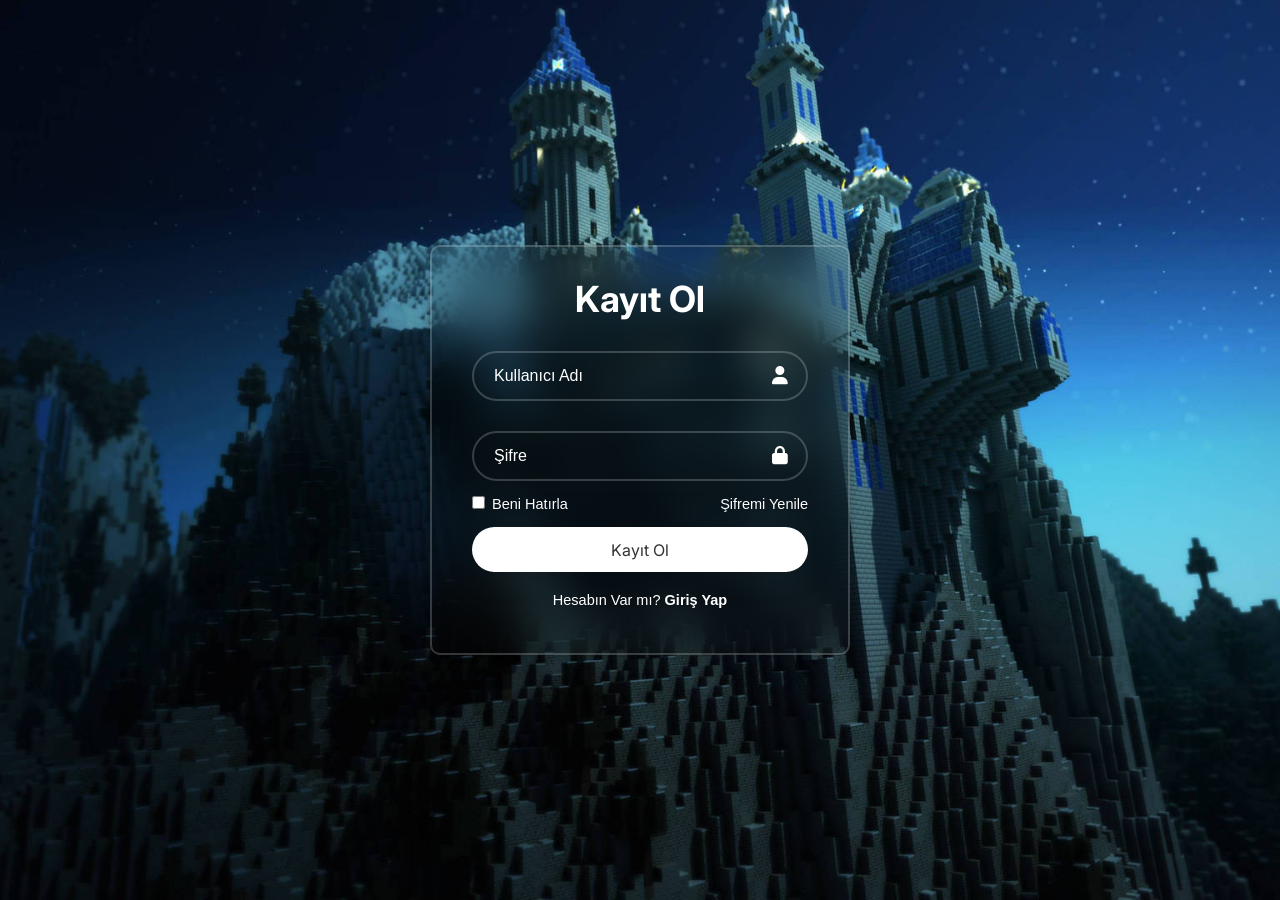
<file: Web Kodlama/Server Clone/register.html>
<!DOCTYPE html>
<html lang="tr">

<head>
    <meta charset="UTF-8">
    <meta name="viewport" content="width=device-width, initial-scale=1.0">
    <link rel="stylesheet" href="style.css">
    <link rel="stylesheet" href="https://cdnjs.cloudflare.com/ajax/libs/font-awesome/6.5.2/css/all.min.css">
    <title>Pixel Royale | Kayıt Ol</title>
</head>

<body>
    <div class="container">
        <form action="">
            <h1>Kayıt Ol</h1>
            <div class="input-box">
                <input type="text" placeholder="Kullanıcı Adı" required>
                <i class="fa-solid fa-user"></i>
            </div>

            <div class="input-box">
                <input type="password" placeholder="Şifre" required>
                <i class="fa-solid fa-lock"></i>
            </div>

            <div class="remember-forgot">
                <label for=""><input type="checkbox"> Beni Hatırla</label>
                <a href="#">Şifremi Yenile</a>
            </div>
            <button type="submit" class="btn">Kayıt Ol</button>

            <div class="register-link">
                <p>Hesabın Var mı? <a href="login.html">Giriş Yap</a></p>
            </div>
    </div>
    </form>

    <style>
@import url('https://fonts.googleapis.com/css2?family=Inter:ital,opsz,wght@0,14..32,750;1,14..32,545&display=swap');
* {
    margin: 0;
    padding: 0;
    box-sizing: border-box;
}

body{
    display: flex;
    justify-content: center;
    align-items: center;
    min-height: 100vh;
    background: url(icon/minecraft-dark-castle-p0j89s548himqy8v.jpg) no-repeat;
    background-position: center;
    background-size: cover;
}

.container{
    background: transparent;
    border: 2px solid rgba(255,255,255, .2);
    backdrop-filter: blur(20px);
    box-shadow: 0 0 10px rgba(0,0,0, .2);
    width: 420px;
    color: white;
    border-radius: 10px;
    padding: 30px 40px;
}

.container h1{
    text-align: center;
    font-size: 36px;
    font-family: Inter, sans-serif;
}

.input-box{
    position: relative;
    width: 100%;
    height: 50px;
    margin: 30px 0;
}

.input-box input{
    width: 100%;
    height: 100%;
    background-color: transparent;
    border: none;
    outline: none;
    border: 2px solid rgba(255,255,255, .2);
    border-radius: 40px;
    font-size: 16px;
    color: white;
    padding: 20px 45px 20px 20px;
}

.input-box input::placeholder{
    color: white;
    
}

.input-box i{
    position: absolute;
    right: 20px;
    top: 50%;
    transform: translateY(-50%);
    font-size: 18px;
}

.container .remember-forgot{
    display: flex;
    justify-content: space-between;
    font-size: 14.5px;
    margin: -15px 0 15px;
        font-family: Arial, Helvetica, sans-serif;
}

.remember-forgot label input{
    accent-color: white;
    margin-right: 3px;
}

.remember-forgot a{
    color: white;
    text-decoration: none;
        font-family: Arial, Helvetica, sans-serif;
}

.remember-forgot a:hover{
    text-decoration: underline;
}

.container .btn{
    width: 100%;
    height: 45px;
    background: white;
    border: none;
    outline: none;
    border-radius: 40px;
    box-shadow: 0px 0px 40px rgba(0,0,0, .1);
    cursor: pointer;
    font-size: 16px;
    font-family: Inter,sans-serif;
    color: #333;
}

.register-link{
    font-size: 14.5px;
    text-align: center;
    margin: 20px 0 15px;
}

.register-link p a{
    font-family: Arial, Helvetica, sans-serif;
    color: white;
    text-decoration: none;
    font-weight: 600;
}

.register-link p a:hover{
    text-decoration: underline;
}

.register-link p{
    font-family: Arial, Helvetica, sans-serif;
}

    </style>
    </div>
</body>

</html>
</file>
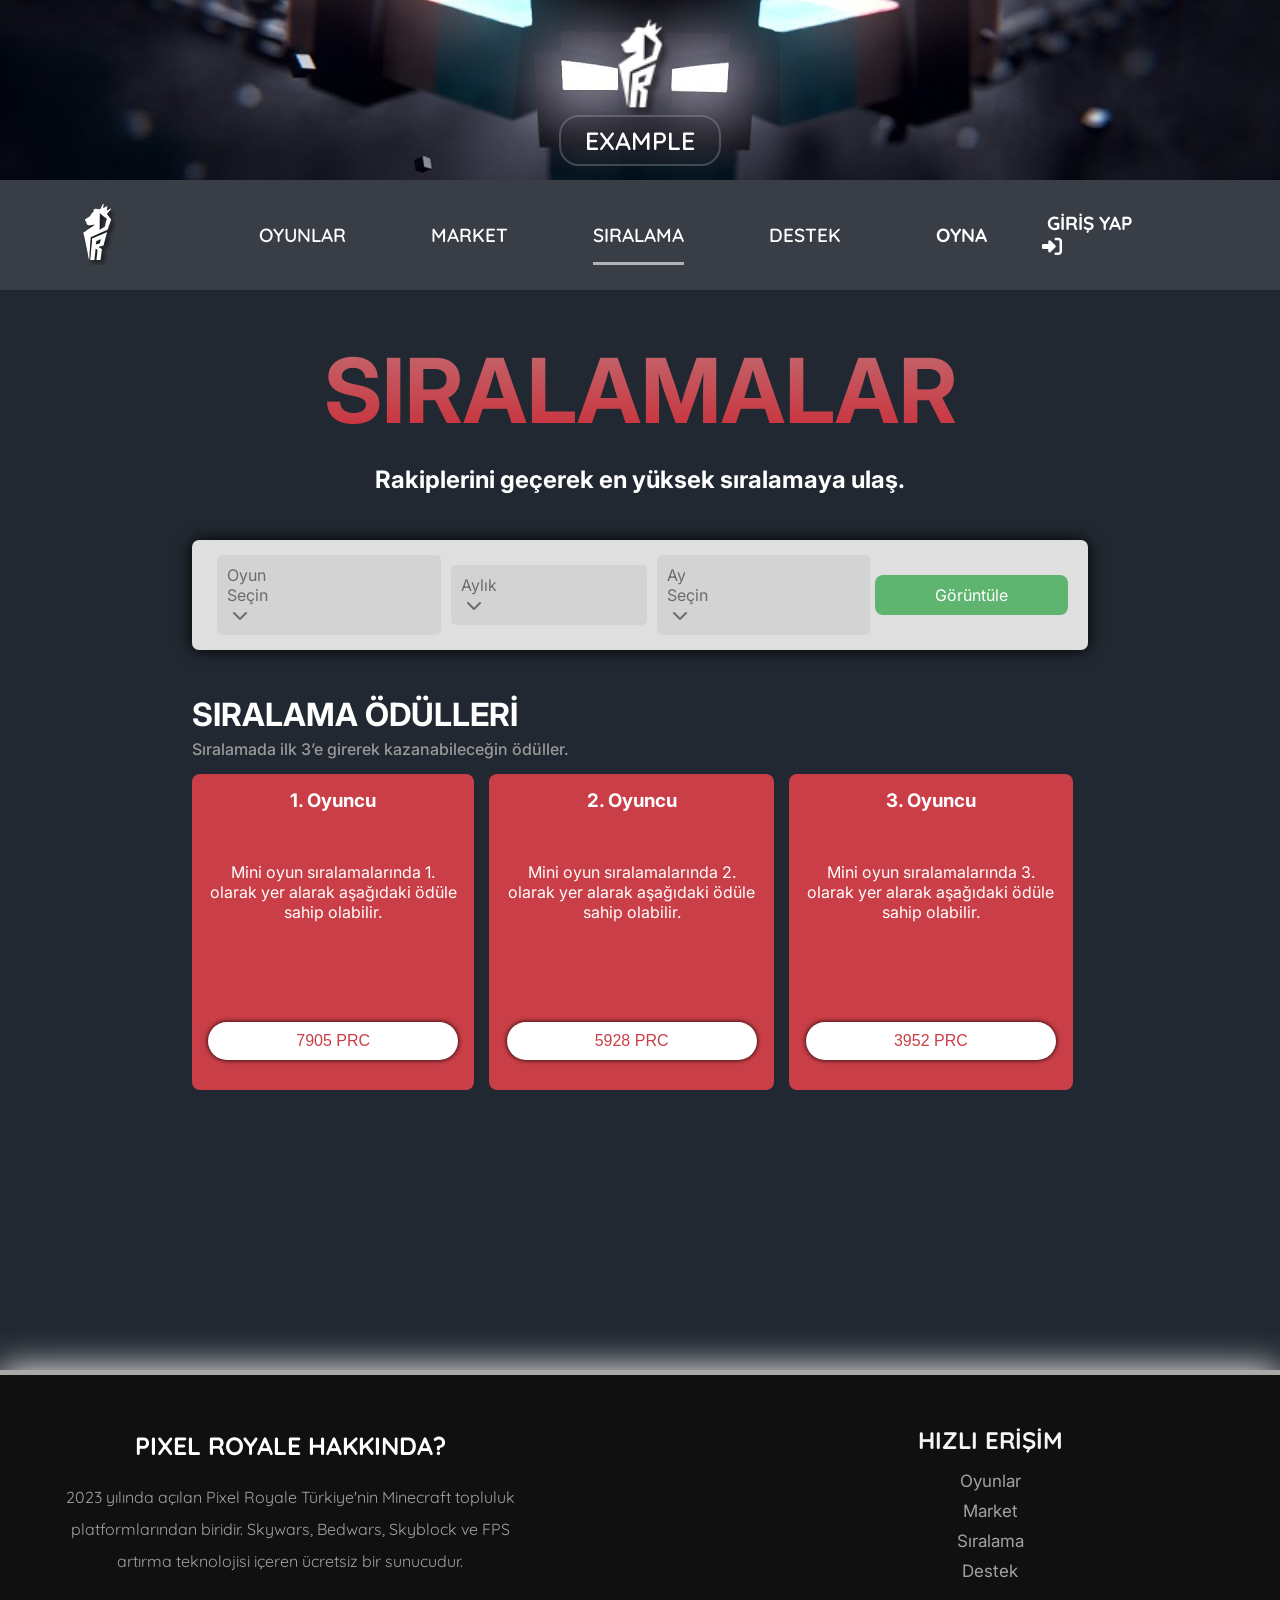
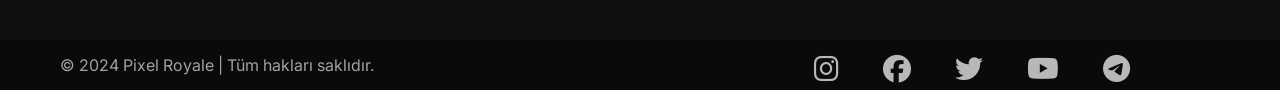
<file: Web Kodlama/Server Clone/siralama.html>
<!DOCTYPE html>
<html lang="tr">

<head>
    <meta charset="UTF-8">
    <meta name="viewport" content="width=device-width, initial-scale=1.0">
    <link rel="stylesheet" href="https://cdnjs.cloudflare.com/ajax/libs/font-awesome/6.6.0/css/all.min.css">
    <link rel="stylesheet" href="style.css">
    <link rel="icon" href="icon/server-icon.png" type="image/x-icon">

    <title>Example</title>
</head>

<body>
    <header>
        <div class="head-logo">
            <div class="inhead-logo">
                <img src="icon/server-icon.png" alt="pxl">
                <span>EXAMPLE</span>
            </div>
        </div>
        <nav>
            <a class="pr-icon" href="index.html"><img src="icon/server-icon.png" alt=""></a>
            <ul>
                <li><a class="first" href="game.html">Oyunlar</a></li>
                <li><a class="first" href="market.html">Market</a></li>
                <li><a class="active" href="#">Sıralama</a></li>
                <li><a class="first" href="support.html">Destek</a></li>
            </ul>
            <div class="login">
                <ul>
                    <li><a href="#">Oyna</a></li>
                    <li><a href="login.html">Giriş yap<i class="fa-solid fa-right-to-bracket"></i></a></li>
            </div>
            </ul>
        </nav>
    </header>

    <main>
        <div class="header-stats">
        <div class="header-stats-text">
            <h1>SIRALAMALAR</h1>
        </div>

        <div class="header-stats-subtext">
            <h2>Rakiplerini geçerek en yüksek sıralamaya ulaş.</h2>
        </div>

        </div>

        <div class="row-siralama">
            <div class="col-2">
                <div class="leader-header-form">
                    <div class="leaders-header-oyun">
                        <p>Oyun Seçin <i class="fa-solid fa-chevron-down"></i></p>
                    </div>

                    <div class="leaders-header-aylik">
                        <p>Aylık <i class="fa-solid fa-chevron-down"></i></p>
                    </div>

                    <div class="leaders-header-ay">
                        <p>Ay Seçin <i class="fa-solid fa-chevron-down"></i></p>
                    </div>

                    <div class="leaders-header-view">
                        <p>Görüntüle</p>
                    </div>
                </div>
            </div>
            <div class="col-2-text">
            <h1>SIRALAMA ÖDÜLLERİ</h1>
            </div>
            <p class="col-2-subtext">Sıralamada ilk 3’e girerek kazanabileceğin ödüller.</p>
            <div class="siralama-container">
                <div class="siralama-box">
                    <h3>1. Oyuncu</h3>
                    <p>Mini oyun sıralamalarında 1. olarak yer alarak aşağıdaki ödüle sahip olabilir.</p>
            
                    <div class="siralama-box-button">
                        <button>7905 PRC</button>
                    </div>
                </div>

                <div class="siralama-box">
                    <h3>2. Oyuncu</h3>
                    <p>Mini oyun sıralamalarında 2. olarak yer alarak aşağıdaki ödüle sahip olabilir.</p>
                
                    <div class="siralama-box-button">
                        <button>5928 PRC</button>
                    </div>
                </div>

                <div class="siralama-box">
                    <h3>3. Oyuncu</h3>
                    <p>Mini oyun sıralamalarında 3. olarak yer alarak aşağıdaki ödüle sahip olabilir.</p>
                
                    <div class="siralama-box-button">
                        <button>3952 PRC</button>
                    </div>
                </div>
            </div>
        </div>
    </main>
    

    <footer>
        <div class="foot-container">
            <div class="hakkimizda">
                <h2 class="concant">PIXEL ROYALE HAKKINDA?</h2>
                <p class="foottext">2023 yılında açılan Pixel Royale Türkiye'nin Minecraft topluluk platformlarından
                    biridir. Skywars, Bedwars, Skyblock
                    ve FPS artırma teknolojisi içeren ücretsiz bir sunucudur.</p>
            </div>

            <div class="erisim">
                <h2 class="hızlıerisimtext">HIZLI ERİŞİM</h2>
                <ul class="foot-ul">
                    <li class="foot-li"><a href="game.html">Oyunlar</a></li>
                    <li class="foot-li"><a href="market.html">Market</a></li>
                    <li class="foot-li"><a href="siralama.html">Sıralama</a></li>
                    <li class="foot-li"><a href="support.html">Destek</a></li>
                </ul>
            </div>
        </div>

        <div class="social-media">
            <p class="copy">© 2024 Pixel Royale | Tüm hakları saklıdır.
            </p>
            <div class="socialmedia-container">
                <a class="foot-social" href="#"><i class="fa-brands fa-instagram"></i></a>
                <a class="foot-social" href="#"><i class="fa-brands fa-facebook"></i></a>
                <a class="foot-social" href="#"><i class="fa-brands fa-twitter"></i></a>
                <a class="foot-social" href="#"><i class="fa-brands fa-youtube"></i></a>
                <a class="foot-social" href="#"><i class="fa-brands fa-telegram"></i></a>
            </div>
        </div>
    </footer>
</body>

</html>
</file>
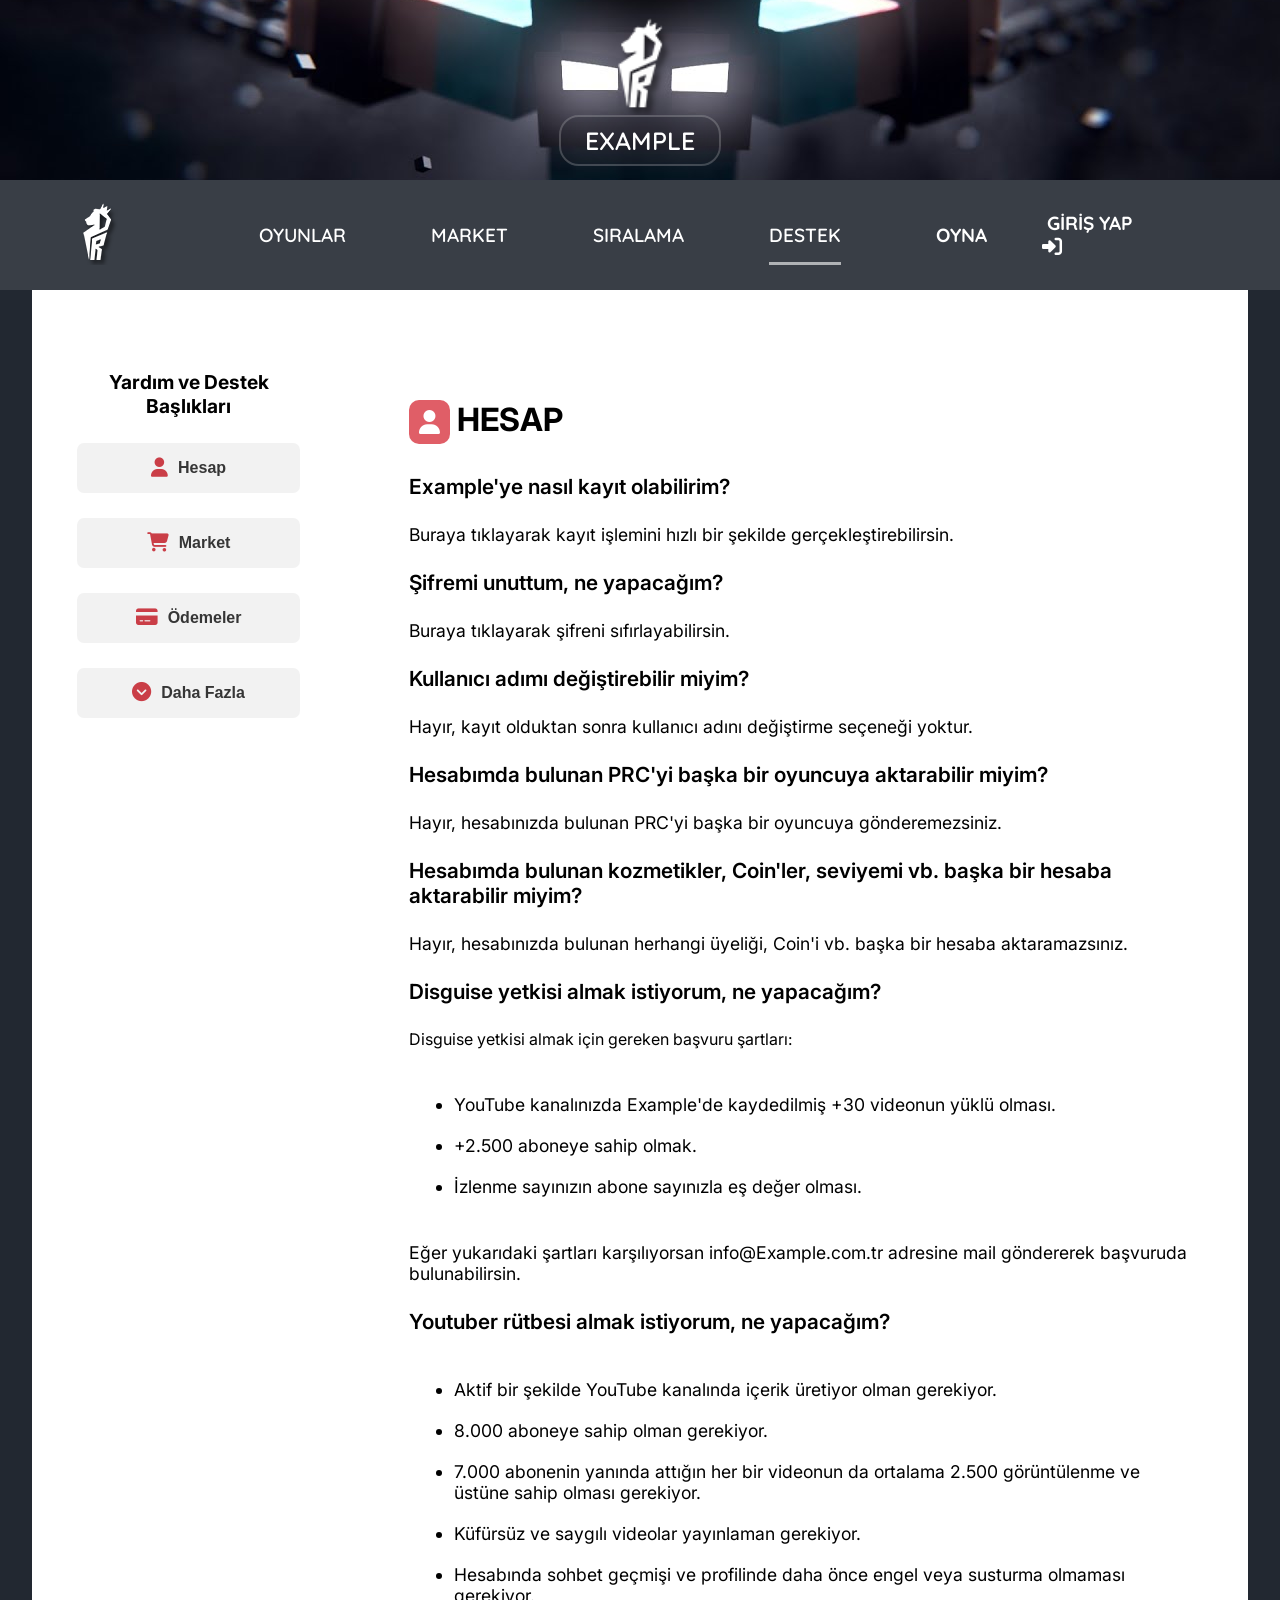
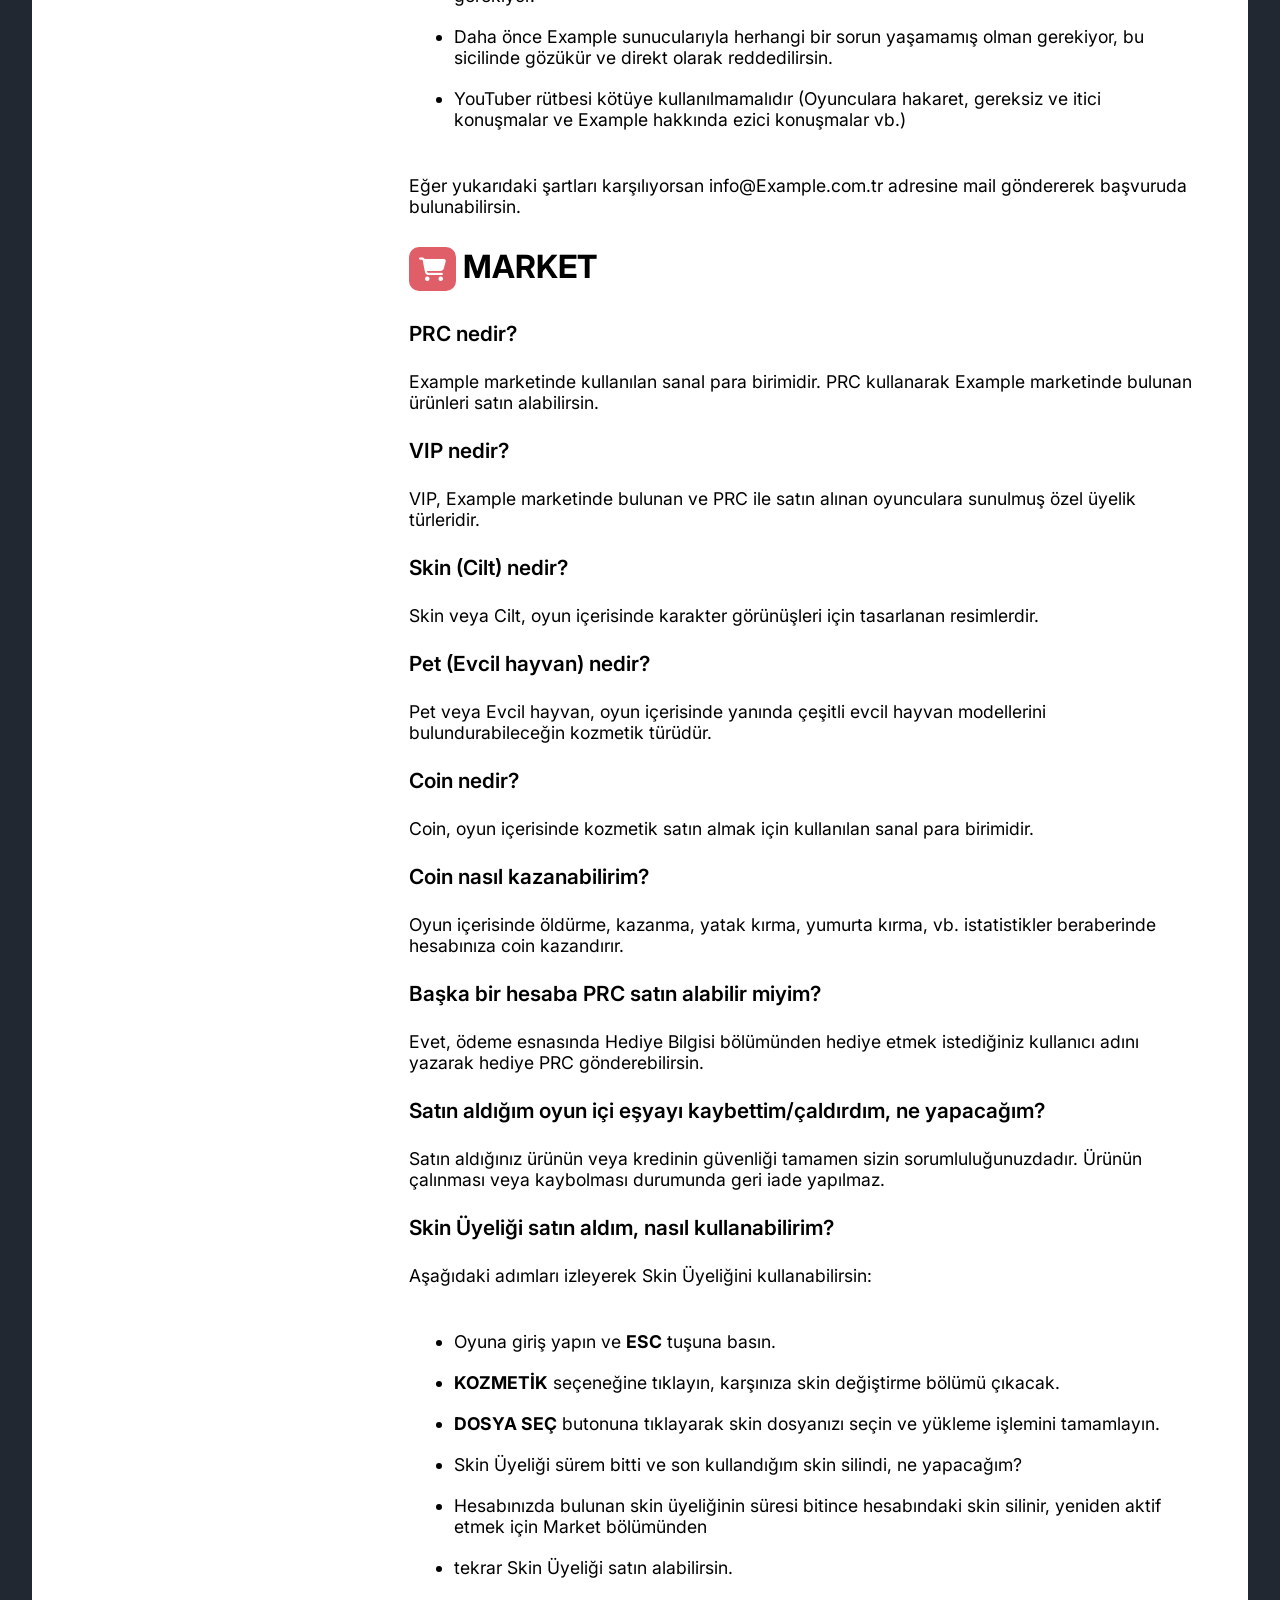
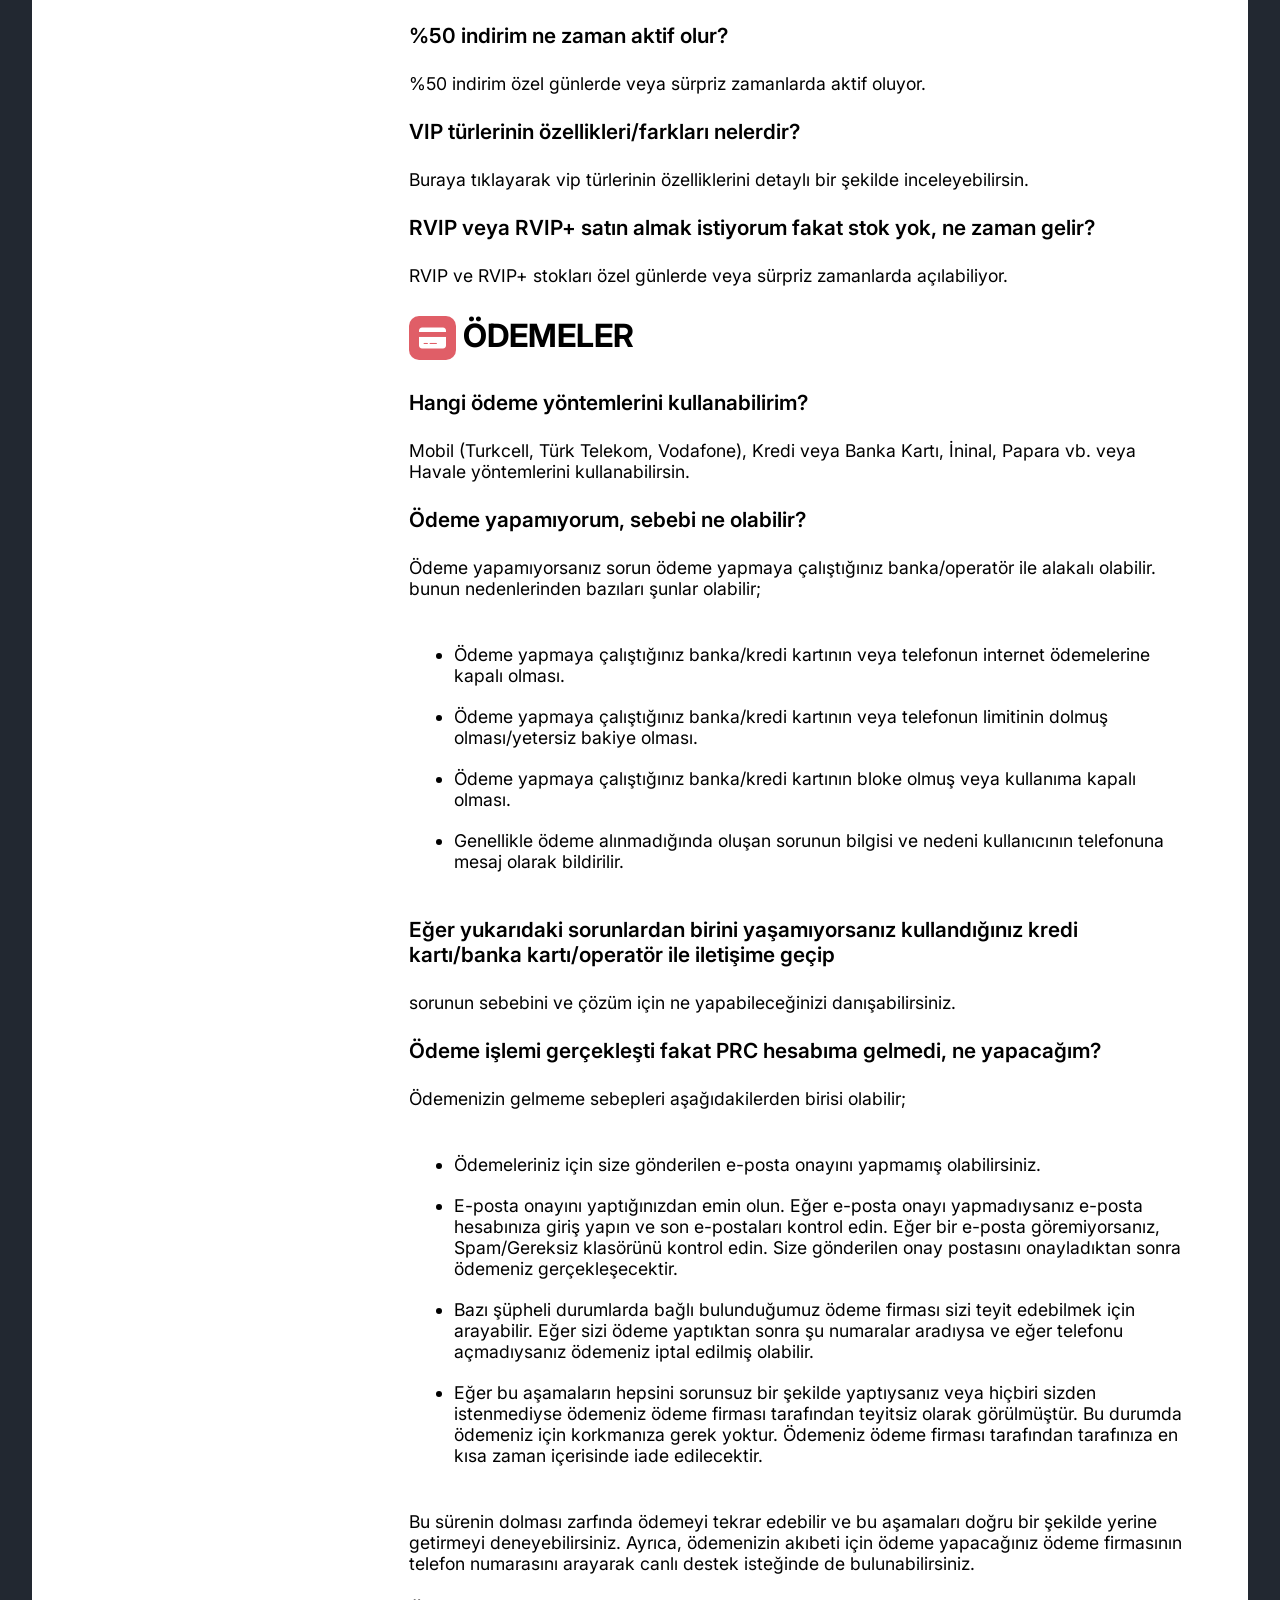
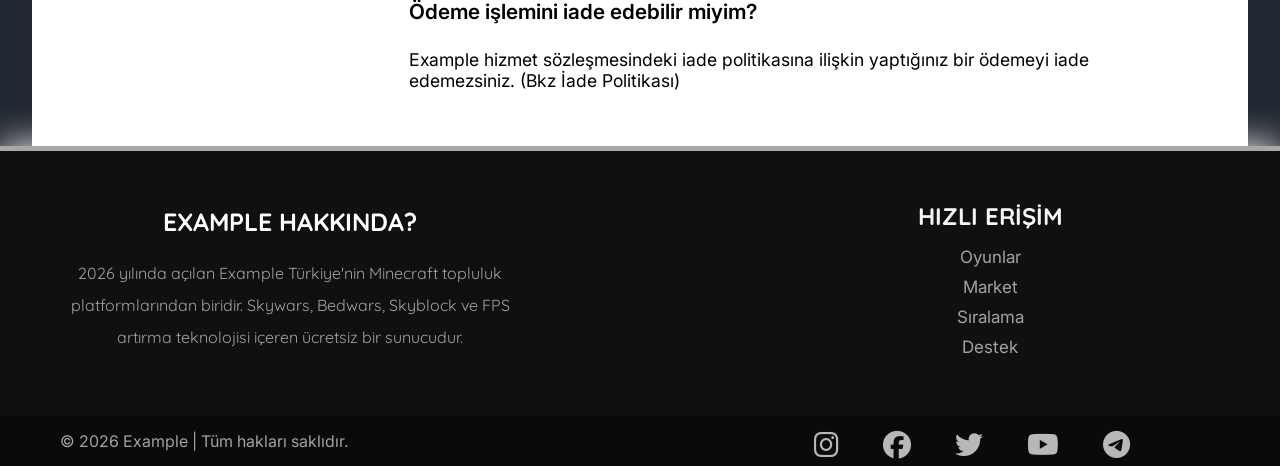
<file: Web Kodlama/Server Clone/support.html>
<!DOCTYPE html>
<html lang="tr">

<head>
    <meta charset="UTF-8">
    <meta name="viewport" content="width=device-width, initial-scale=1.0">
    <link rel="stylesheet" href="https://cdnjs.cloudflare.com/ajax/libs/font-awesome/6.6.0/css/all.min.css">
    <link rel="stylesheet" href="style.css">
    <link rel="icon" href="icon/server-icon.png" type="image/x-icon">

    <title>Example</title>
</head>

<body>
    <header>
        <div class="head-logo">
            <div class="inhead-logo">
                <img src="icon/server-icon.png" alt="pxl">
                <span>EXAMPLE</span>
            </div>
        </div>
        <nav>
            <a class="pr-icon" href="index.html"><img src="icon/server-icon.png" alt=""></a>
            <ul>
                <li><a class="first" href="game.html">Oyunlar</a></li>
                <li><a class="first" href="market.html">Market</a></li>
                <li><a class="first" href="siralama.html">Sıralama</a></li>
                <li><a class="active" href="#">Destek</a></li>
            </ul>
            <div class="login">
                <ul>
                    <li><a href="#">Oyna</a></li>
                    <li><a href="login.html">Giriş yap<i class="fa-solid fa-right-to-bracket"></i></a></li>
            </div>
            </ul>
        </nav>
    </header>

    <main class="main-support">
        <div class="div-left-sss">
            <div class="left-sss-container">
            <h2>Yardım ve Destek Başlıkları</h2>
                <button><a href="#hesap"><i class="fa-solid fa-user"></i> Hesap</a></button>
                <button><a href="#market"><i class="fa-solid fa-cart-shopping"></i> Market</a></button>
                <button><a href="#odemeler"><i class="fa-solid fa-credit-card"></i> Ödemeler</a></button>
                <button><a href= "#"><i class="fa-solid fa-circle-chevron-down"></i> Daha Fazla</a></button>
            </div>
        </div>

        <div class="div-mid-sss"></div>

        <div class="div-right-sss">
            <h1 id="hesap"><i class="fa-solid fa-user"></i> HESAP</h1>

                <div class="right-baslik-sss">Example'ye nasıl kayıt olabilirim?</div>
                <div class="right-p-sss">Buraya tıklayarak kayıt işlemini hızlı bir şekilde gerçekleştirebilirsin.</div>
                
                <div class="right-baslik-sss">Şifremi unuttum, ne yapacağım?</div>
                <div class="right-p-sss">Buraya tıklayarak şifreni sıfırlayabilirsin.</div>
                
                <div class="right-baslik-sss">Kullanıcı adımı değiştirebilir miyim?</div>
                <div class="right-p-sss">Hayır, kayıt olduktan sonra kullanıcı adını değiştirme seçeneği yoktur.</div>
                
                <div class="right-baslik-sss">Hesabımda bulunan PRC'yi başka bir oyuncuya aktarabilir miyim?</div>
                <div class="right-p-sss">Hayır, hesabınızda bulunan PRC'yi başka bir oyuncuya gönderemezsiniz.</div>
                
                <div class="right-baslik-sss">Hesabımda bulunan kozmetikler, Coin'ler, seviyemi vb. başka bir hesaba aktarabilir miyim?</div>
                <div class="right-p-sss">Hayır, hesabınızda bulunan herhangi üyeliği, Coin'i vb. başka bir hesaba aktaramazsınız.</div>
                
                <div class="right-baslik-sss">Disguise yetkisi almak istiyorum, ne yapacağım?</div>
                Disguise yetkisi almak için gereken başvuru şartları:
                <div class="right-p-sss">
                <ul>
                    <li>YouTube kanalınızda Example'de kaydedilmiş +30 videonun yüklü olması.</li>
                    <li>+2.500 aboneye sahip olmak.</li>
                    <li>İzlenme sayınızın abone sayınızla eş değer olması.</li>
                </ul>
                Eğer yukarıdaki şartları karşılıyorsan info@Example.com.tr adresine mail göndererek başvuruda bulunabilirsin.</div>

                <div class="right-baslik-sss">Youtuber rütbesi almak istiyorum, ne yapacağım?</div>

                <div class="right-p-sss">
                    <ul>
                        <li>Aktif bir şekilde YouTube kanalında içerik üretiyor olman gerekiyor.</li>
                        <li>8.000 aboneye sahip olman gerekiyor.</li>
                        <li>7.000 abonenin yanında attığın her bir videonun da ortalama 2.500 görüntülenme ve üstüne sahip olması gerekiyor.</li>
                        <li>Küfürsüz ve saygılı videolar yayınlaman gerekiyor.</li>
                        <li>Hesabında sohbet geçmişi ve profilinde daha önce engel veya susturma olmaması gerekiyor.</li>
                        <li>Daha önce Example sunucularıyla herhangi bir sorun yaşamamış olman gerekiyor, bu sicilinde gözükür ve direkt olarak
                        reddedilirsin.</li>
                        <li>YouTuber rütbesi kötüye kullanılmamalıdır (Oyunculara hakaret, gereksiz ve itici konuşmalar ve Example hakkında ezici
                        konuşmalar vb.)</li>
                    </ul>
                    Eğer yukarıdaki şartları karşılıyorsan info@Example.com.tr adresine mail göndererek başvuruda bulunabilirsin.</div>

                <h1 id="market"><i class="fa-solid fa-cart-shopping"></i> MARKET</h1>
                <div class="right-baslik-sss">PRC nedir?</div>
                <div class="right-p-sss">Example marketinde kullanılan sanal para birimidir.
                PRC kullanarak Example marketinde bulunan ürünleri satın alabilirsin.</div>
                
                <div class="right-baslik-sss">VIP nedir?</div>
                <div class="right-p-sss">VIP, Example marketinde bulunan ve PRC ile satın alınan oyunculara sunulmuş özel üyelik türleridir.</div>
                
                <div class="right-baslik-sss">Skin (Cilt) nedir?</div>
                <div class="right-p-sss">Skin veya Cilt, oyun içerisinde karakter görünüşleri için tasarlanan resimlerdir.</div>
                
                <div class="right-baslik-sss">Pet (Evcil hayvan) nedir?</div>
                <div class="right-p-sss">Pet veya Evcil hayvan, oyun içerisinde yanında çeşitli evcil hayvan modellerini bulundurabileceğin kozmetik türüdür.</div>
                
                <div class="right-baslik-sss">Coin nedir?</div>
                <div class="right-p-sss">Coin, oyun içerisinde kozmetik satın almak için kullanılan sanal para birimidir.</div>
                
                <div class="right-baslik-sss">Coin nasıl kazanabilirim?</div>
                <div class="right-p-sss">Oyun içerisinde öldürme, kazanma, yatak kırma, yumurta kırma, vb. istatistikler beraberinde hesabınıza coin kazandırır.</div>
                
                <div class="right-baslik-sss">Başka bir hesaba PRC satın alabilir miyim?</div>
                <div class="right-p-sss">Evet, ödeme esnasında Hediye Bilgisi bölümünden hediye etmek istediğiniz kullanıcı adını yazarak hediye PRC
                gönderebilirsin.</div>
                
                <div class="right-baslik-sss">Satın aldığım oyun içi eşyayı kaybettim/çaldırdım, ne yapacağım?</div>
                <div class="right-p-sss">Satın aldığınız ürünün veya kredinin güvenliği tamamen sizin sorumluluğunuzdadır. Ürünün çalınması veya kaybolması
                durumunda geri iade yapılmaz.</div>
                
                <div class="right-baslik-sss">Skin Üyeliği satın aldım, nasıl kullanabilirim?</div>
                <div class="right-p-sss">Aşağıdaki adımları izleyerek Skin Üyeliğini kullanabilirsin:</div>
                <div class="right-p-sss">
                <ul>
                    <li>Oyuna giriş yapın ve <strong>ESC</strong> tuşuna basın.</li>
                    <li><strong>KOZMETİK</strong> seçeneğine tıklayın, karşınıza skin değiştirme bölümü çıkacak.</li>
                    <li><strong>DOSYA SEÇ</strong> butonuna tıklayarak skin dosyanızı seçin ve yükleme işlemini tamamlayın.</li>
                    <li>Skin Üyeliği sürem bitti ve son kullandığım skin silindi, ne yapacağım?</li>
                    <li>Hesabınızda bulunan skin üyeliğinin süresi bitince hesabındaki skin silinir, yeniden aktif etmek için Market bölümünden</li>
                    <li>tekrar Skin Üyeliği satın alabilirsin.
                </ul>
                </div>
                
                <div class="right-baslik-sss">%50 indirim ne zaman aktif olur?</div>
                <div class="right-p-sss"> %50 indirim özel günlerde veya sürpriz zamanlarda aktif oluyor.</div>
                
                <div class="right-baslik-sss">VIP türlerinin özellikleri/farkları nelerdir?</div>
                <div class="right-p-sss">Buraya tıklayarak vip türlerinin özelliklerini detaylı bir şekilde inceleyebilirsin.</div>
                
                <div class="right-baslik-sss">RVIP veya RVIP+ satın almak istiyorum fakat stok yok, ne zaman gelir?</div>
                <div class="right-p-sss">RVIP ve RVIP+ stokları özel günlerde veya sürpriz zamanlarda açılabiliyor.</div>



                <h1 id="odemeler"><i class="fa-solid fa-credit-card"></i> ÖDEMELER</h1>
                <div class="right-baslik-sss">Hangi ödeme yöntemlerini kullanabilirim?</div>
                <div class="right-p-sss">Mobil (Turkcell, Türk Telekom, Vodafone), Kredi veya Banka Kartı, İninal, Papara vb. veya Havale yöntemlerini
                kullanabilirsin.</div>
                
                <div class="right-baslik-sss"> Ödeme yapamıyorum, sebebi ne olabilir?</div>
                <div class="right-p-sss">Ödeme yapamıyorsanız sorun ödeme yapmaya çalıştığınız banka/operatör ile alakalı olabilir. bunun nedenlerinden bazıları
                şunlar olabilir;</div>
                <div class="right-p-sss">
                <ul>
                    <li>Ödeme yapmaya çalıştığınız banka/kredi kartının veya telefonun internet ödemelerine kapalı olması.</li>
                    <li>Ödeme yapmaya çalıştığınız banka/kredi kartının veya telefonun limitinin dolmuş olması/yetersiz bakiye olması.</li>
                    <li>Ödeme yapmaya çalıştığınız banka/kredi kartının bloke olmuş veya kullanıma kapalı olması.</li>
                    <li>Genellikle ödeme alınmadığında oluşan sorunun bilgisi ve nedeni kullanıcının telefonuna mesaj olarak bildirilir.</li>
                </ul>
                </div>
                
                <div class="right-baslik-sss">Eğer yukarıdaki sorunlardan birini yaşamıyorsanız kullandığınız kredi kartı/banka kartı/operatör ile iletişime geçip</div>
                <div class="right-p-sss">sorunun sebebini ve çözüm için ne yapabileceğinizi danışabilirsiniz.</div>
                
                <div class="right-baslik-sss">Ödeme işlemi gerçekleşti fakat PRC hesabıma gelmedi, ne yapacağım?</div>
                <div class="right-p-sss">Ödemenizin gelmeme sebepleri aşağıdakilerden birisi olabilir;</div>
                
                <div class="right-p-sss">
                    <ul>
                        <li>Ödemeleriniz için size gönderilen e-posta onayını yapmamış olabilirsiniz.</li>
                        <li>E-posta onayını yaptığınızdan emin olun. Eğer e-posta onayı yapmadıysanız e-posta hesabınıza giriş yapın ve son
                        e-postaları kontrol edin. Eğer bir e-posta göremiyorsanız, Spam/Gereksiz klasörünü kontrol edin. Size gönderilen onay
                        postasını onayladıktan sonra ödemeniz gerçekleşecektir.</li>
                        <li>Bazı şüpheli durumlarda bağlı bulunduğumuz ödeme firması sizi teyit edebilmek için arayabilir. Eğer sizi ödeme yaptıktan
                        sonra şu numaralar aradıysa ve eğer telefonu açmadıysanız ödemeniz iptal edilmiş olabilir.</li>
                        <li>Eğer bu aşamaların hepsini sorunsuz bir şekilde yaptıysanız veya hiçbiri sizden istenmediyse ödemeniz ödeme firması
                        tarafından teyitsiz olarak görülmüştür. Bu durumda ödemeniz için korkmanıza gerek yoktur. Ödemeniz ödeme firması
                        tarafından tarafınıza en kısa zaman içerisinde iade edilecektir.</li>
                    </ul>
                </div>
                
                
                <div class="right-p-sss">Bu sürenin dolması zarfında ödemeyi tekrar edebilir ve bu aşamaları doğru bir şekilde yerine getirmeyi deneyebilirsiniz.
                Ayrıca, ödemenizin akıbeti için ödeme yapacağınız ödeme firmasının telefon numarasını arayarak canlı destek isteğinde de
                bulunabilirsiniz.</div>
                
                <div class="right-baslik-sss">Ödeme işlemini iade edebilir miyim?</div>
                <div class="right-p-sss"><p>Example hizmet sözleşmesindeki iade politikasına ilişkin yaptığınız bir ödemeyi iade edemezsiniz. (Bkz İade
                Politikası)</p></div>
        </div>
    </main>
    <footer>
        <div class="foot-container">
            <div class="hakkimizda">
                <h2 class="concant">EXAMPLE HAKKINDA?</h2>
                <p class="foottext">2026 yılında açılan Example Türkiye'nin Minecraft topluluk platformlarından
                    biridir. Skywars, Bedwars, Skyblock
                    ve FPS artırma teknolojisi içeren ücretsiz bir sunucudur.</p>
            </div>

            <div class="erisim">
                <h2 class="hızlıerisimtext">HIZLI ERİŞİM</h2>
                <ul class="foot-ul">
                    <li class="foot-li"><a href="game.html">Oyunlar</a></li>
                    <li class="foot-li"><a href="market.html">Market</a></li>
                    <li class="foot-li"><a href="siralama.html">Sıralama</a></li>
                    <li class="foot-li"><a href="support.html">Destek</a></li>
                </ul>
            </div>
        </div>

        <div class="social-media">
            <p class="copy">© 2026 Example | Tüm hakları saklıdır.
            </p>
            <div class="socialmedia-container">
                <a class="foot-social" href="#"><i class="fa-brands fa-instagram"></i></a>
                <a class="foot-social" href="#"><i class="fa-brands fa-facebook"></i></a>
                <a class="foot-social" href="#"><i class="fa-brands fa-twitter"></i></a>
                <a class="foot-social" href="#"><i class="fa-brands fa-youtube"></i></a>
                <a class="foot-social" href="#"><i class="fa-brands fa-telegram"></i></a>
            </div>
        </div>
    </footer>
</body>

</html>
</file>
<file: Web Kodlama/Server Clone/style.css>
@import url('https://fonts.googleapis.com/css2?family=Inter:ital,opsz,wght@0,14..32,100..900;1,14..32,100..900&family=Quicksand:wght@300..700&display=swap');

* {
    margin: 0;
    padding: 0;
    box-sizing: border-box;
}

body {
    min-height: 100vh;
    background-color: #222831;
    overflow-x: hidden;
}


.head-logo {
    display: flex;
    justify-content: center;
    background-image: url(icon/maxresdefault.jpg);
    height: 20vh;
    background-repeat: no-repeat;
    background-position: center;
    background-size: cover;
}

.inhead-logo {
    display: flex;
    flex-direction: column;
    justify-content: center;
    align-items: center;
}

.inhead-logo img {
    font-size: 60px;
    height: 100px;
    width: 100px;
}

.inhead-logo span {
    color: white;
    font-family: QuickSand, sans-serif;
    font-weight: 600;
    font-size: 25px;
    background-color: transparent;
    backdrop-filter: blur(50px);
    border: 2px solid rgb(255, 255, 255, .2);
    border-radius: 20px;
    padding: 8px 24px;
    cursor: pointer;
    transition: .5s;
}

.inhead-logo span:hover {
    background-color: white;
    color: black;
    box-shadow: 0 0 10px rgb(255, 255, 255);
}

nav {
    display: flex;
    align-items: center;
    justify-content: space-between;
    background-color: #393E46;
    width: 100%;
}

nav ul {
    display: flex;
    flex: 1.5;
    align-items: center;
    padding: 25px;
    height: 110px;
}

nav ul li {
    list-style: none;
    margin-left: 85px;
}

nav ul li .first {
    color: white;
    text-decoration: none;
    text-transform: uppercase;
    font-family: Quicksand, sans-serif;
    font-size: 19px;
    font-weight: 600;
    padding: 0 0 15px 0;
}

nav .pr-icon img {
    margin: 0 20px;
    padding-left: 45px;
}

nav ul li .first:hover {
    border-bottom: 3px solid rgb(255, 255, 255, .6);
}

.login ul li a {
    color: white;
    text-decoration: none;
    text-transform: uppercase;
    font-family: Quicksand, sans-serif;
    font-size: 19px;
    font-weight: 800;
    padding: 10px 15px;
    border-radius: 10px;
    transition: .5s ease;
}

.login ul li a i {
    margin-left: 10px;
    font-size: 20px;
}

.login ul li a:hover {
    background-color: rgb(202, 62, 71);
    box-shadow: 1px 1px 10px rgba(0, 0, 0, .8);
}

.login ul {
    margin-right: 85px;
}

.login ul li {
    list-style: none;
    margin-left: 30px;
}

.active {
    color: white;
    text-decoration: none;
    text-transform: uppercase;
    text-align: center;
    font-family: Quicksand, sans-serif;
    font-size: 19px;
    font-weight: 600;
    padding: 0 0 15px 0;
    border-bottom: 3px solid rgb(255, 255, 255, .6);
}

.mcontainer {
    margin: 45px auto;
    max-width: 100%;
    width: 80%;
}

.annonce {
    position: relative;
    display: flex;
    height: 520px;
    border-radius: 20px;
    background-color: white;
    margin-bottom: 100px;
    box-shadow: 0 0 10px rgba(0, 0, 0, .6);
}

.annonce img {
    border-top-left-radius: 20px;
    border-bottom-left-radius: 20px;
}

.annonce .text {
    padding: 64px;
}

.annonce .text h1 {
    font-family: Quicksand, sans-serif;
    font-weight: 700;
    font-size: 36px;
    text-align: center;
    margin-bottom: 25px;
    color: #CA3E47;
}

.annonce .text p {
    font-family: Inter, sans-serif;
    line-height: 40px;
    color: black;
}

.annonce .text h3 {
    position: absolute;
    bottom: 20px;
    right: 25px;
    cursor: pointer;
    background-color: rgb(224, 94, 103);
    padding: 10px;
    border-radius: 5px;
    color: white;
    font-family: quicksand, sans-serif;
    transition: .3s;
}

.annonce .text h3:hover {
    background-color: rgb(202, 62, 71);
    transform: scale(1.1);
}

.annonce .text h3 i {
    font-size: 13px;
}

.annonce .text h4 {
    font-family: quicksand, sans-serif;
    font-size: 15px;
    color: #A2A2A2;
    position: absolute;
    top: 20px;
    right: 25px;
}

.foot-container {
    box-shadow: 0 0 35px rgb(255, 255, 255);
    position: relative;
    bottom: 0;
    right: 0;
    display: flex;
    width: 100%;
    justify-content: space-between;
    border-top: 5px solid rgb(168, 168, 168);
    min-height: 30vh;
    background-color: rgb(16, 16, 16);
}

.foot-container .hakkimizda {
    width: 500px;
    margin-top: 45px;
    margin-left: 40px;
}

.foot-container .hakkimizda .concant,
.foottext {
    padding: 10px;
    color: white;
    font-family: quicksand, sans-serif;
    text-align: center;
}

.foot-container .hakkimizda .concant {
    font-size: 25px;
}

.foot-container .hakkimizda .foottext {
    line-height: 2;
    color: #A2A2A2;
}

.erisim {
    margin-top: 50px;
    margin-right: 200px;
    height: 200px;
    width: 180px;
}

.erisim .hızlıerisimtext,
.foot-ul {
    text-align: center;

}

.erisim .hızlıerisimtext {
    color: whitesmoke;
    font-family: quicksand, sans-serif;
    font-weight: 700;

}

.erisim .foot-ul {
    padding: 6px;
}

.erisim .foot-li {
    list-style: none;
    margin-top: 10px;
}

.erisim .foot-li a {
    color: #A2A2A2;
    padding: 6px;
    font-family: Inter;
    font-size: 17px;
    text-decoration: none;
}

.erisim .foot-li a:hover {
    color: #ebebeb;
}

.social-media {
    position: relative;
    display: flex;
    text-align: center;
    padding: 15px;
    background-color: rgb(10, 10, 10);
}

.copy {
    margin-left: 45px;
    justify-items: start;
    font-family: Inter;
    color: #A2A2A2;
}

.socialmedia-container {
    position: absolute;
    right: 150px;
    margin-left: 50px;
}

.social-media .foot-social {
    text-decoration: none;
    color: white;
    margin-left: 40px;
}

.social-media .foot-social i {
    color: #b9b8b8;
    font-size: 28px;
    cursor: pointer;
    transition: .2s ease-in-out;
}

.social-media .foot-social i:hover {
    color: white;
}


/* BURASI SUPPORT.HTML CSS'İNE AİTTİR. */

.main-support {
    background-color: white;
    max-width: 100%;
    width: 95%;
    margin: 0 auto;
    display: grid;
    grid-template-columns: 3fr .1fr 10fr;
    /* 1:3 oranında iki sütun */
    gap: 15px;
    font-family: Inter, sans-serif;
}

.div-right-sss i {
    font-size: 1.5rem;
    padding: 10px;
    border-radius: 10px;
    color: white;
    background-color: rgb(224, 94, 103);
}

.div-right-sss h1 {
    margin: 30px 0;
}

.right-baslik-sss {
    font-size: 1.3rem;
    font-weight: 600;
    margin: 25px 0;
    color: black;
}

.right-p-sss {
    font-size: 1.1rem;
    color: black;
}

.right-p-sss p {
    margin: 15px 0 55px;
}

.right-p-sss ul {
    margin: 45px 0 45px 45px;
}

.right-p-sss ul li {
    margin: 20px 0;

}

.div-right-sss {
    padding: 0 10px;
    max-width: 100%;
    width: 90%;
    margin: 0 auto;
    grid-column: 3;
}

.div-mid-sss {
    grid-column: 2;
    padding: 12px;
}

.div-left-sss,
.div-right-sss {
    margin-top: 5rem;
}

.div-left-sss {
    text-align: center;
    grid-column: 1;
}

.left-sss-container {
    padding: 0 0 0 45px;
    display: flex;
    flex-direction: column;
    justify-content: center;
    align-items: center;
}

.left-sss-container h2 {
    font-size: 1.2rem;
    float: left;
}

.left-sss-container button {
    display: flex;
    justify-content: left;
    align-items: center;
    margin-top: 25px;
    background-color: #e2e2e271;
    border-radius: 7px;
    width: 100%;
    height: 50px;
    border: none;
    outline: none;
}

.left-sss-container a {
    text-decoration: none;
    color: rgb(54, 54, 54);
    font-weight: 600;
    font-size: 1rem;
    display: flex;
    justify-content: center;
    align-items: center;
    width: 100%;
    height: 100%;
    text-align: center;
}

.left-sss-container a i {
    color: #CA3E47;
    font-size: 1.2rem;
    margin: 0 10px 0 0;
}

.top-container {
    margin: 45px 0;
    width: 100%;
    text-align: center;
    font-family: Inter, sans-serif;
}

.top-container h1 {
    font-size: 3rem;
    margin: 0 0 15px;
    color: #ffffff;
}

.top-container h3 {
    color: #CA3E47;
    font-size: 1.5rem;
    word-spacing: 3px;
    letter-spacing: 2px;
    font-weight: 600;
}

.skywars .game-img {
    background: url(icon/skywars.jpeg) no-repeat;
    background-position: center;
    background-size: cover;
    width: 464px;
    height: 232px;
    border-radius: 5px;
}

.skywars h2 {
    font-family: Quicksand, sans-serif;
    border-radius: 5px;
    display: flex;
    text-align: center;
    align-items: center;
    justify-content: center;
    color: white;
    width: 100%;
    height: 100%;
    background-color: rgba(0, 0, 0, .6);
    transition: .4s ease-in-out;

}

.skywars h2:hover {
    background-color: rgba(0, 0, 0, 0);
}

.bedwars .game-img {
    background: url(icon/bedwars.jpeg) no-repeat;
    background-position: center;
    background-size: cover;
    width: 464px;
    height: 232px;
    border-radius: 5px;
}

.bedwars h2 {
    font-family: Quicksand, sans-serif;
    border-radius: 5px;
    display: flex;
    text-align: center;
    align-items: center;
    justify-content: center;
    color: white;
    width: 100%;
    height: 100%;
    background-color: rgba(0, 0, 0, .6);
    transition: .4s ease-in-out;

}

.bedwars h2:hover {
    background-color: rgba(0, 0, 0, 0);
}


.skyblock .game-img {
    background: url(icon/skyblock.jpeg) no-repeat;
    background-position: center;
    background-size: cover;
    width: 464px;
    height: 232px;
    border-radius: 5px;
}

.skyblock h2 {
    font-family: Quicksand, sans-serif;
    border-radius: 5px;
    display: flex;
    text-align: center;
    align-items: center;
    justify-content: center;
    color: white;
    width: 100%;
    height: 100%;
    background-color: rgba(0, 0, 0, .6);
    transition: .4s ease-in-out;

}

.skyblock h2:hover {
    background-color: rgba(0, 0, 0, 0);
}

.creative .game-img {
    background: url(icon/creative.jpeg) no-repeat;
    background-position: center;
    background-size: cover;
    width: 464px;
    height: 232px;
    border-radius: 5px;
}

.creative h2 {
    font-family: Quicksand, sans-serif;
    border-radius: 5px;
    display: flex;
    text-align: center;
    align-items: center;
    justify-content: center;
    color: white;
    width: 100%;
    height: 100%;
    background-color: rgba(0, 0, 0, .6);
    transition: .4s ease-in-out;

}

.creative h2:hover {
    background-color: rgba(0, 0, 0, 0);
}

.thebridge .game-img {
    background: url(icon/thebridge.jpeg) no-repeat;
    background-position: center;
    background-size: cover;
    width: 464px;
    height: 232px;
    border-radius: 5px;
}

.thebridge h2 {
    font-family: Quicksand, sans-serif;
    border-radius: 5px;
    display: flex;
    text-align: center;
    align-items: center;
    justify-content: center;
    color: white;
    width: 100%;
    height: 100%;
    background-color: rgba(0, 0, 0, .6);
    transition: .4s ease-in-out;

}

.thebridge h2:hover {
    background-color: rgba(0, 0, 0, 0);
}

.arenapvp .game-img {
    background: url(icon/arenapvp.jpeg) no-repeat;
    background-position: center;
    background-size: cover;
    width: 464px;
    height: 232px;
    border-radius: 5px;
}

.arenapvp h2 {
    font-family: Quicksand, sans-serif;
    border-radius: 5px;
    display: flex;
    text-align: center;
    align-items: center;
    justify-content: center;
    color: white;
    width: 100%;
    height: 100%;
    background-color: rgba(0, 0, 0, .6);
    transition: .4s ease-in-out;

}

.arenapvp h2:hover {
    background-color: rgba(0, 0, 0, 0);
}

.factions .game-img {
    background: url(icon/factions.jpeg) no-repeat;
    background-position: center;
    background-size: cover;
    width: 464px;
    height: 232px;
    border-radius: 5px;
}

.factions h2 {
    font-family: Quicksand, sans-serif;
    border-radius: 5px;
    display: flex;
    text-align: center;
    align-items: center;
    justify-content: center;
    color: white;
    width: 100%;
    height: 100%;
    background-color: rgba(0, 0, 0, .6);
    transition: .4s ease-in-out;

}

.factions h2:hover {
    background-color: rgba(0, 0, 0, 0);
}

.buildbattle .game-img {
    background: url(icon/buildbattle.jpeg) no-repeat;
    background-position: center;
    background-size: cover;
    width: 464px;
    height: 232px;
    border-radius: 5px;
}

.buildbattle h2 {
    font-family: Quicksand, sans-serif;
    border-radius: 5px;
    display: flex;
    text-align: center;
    align-items: center;
    justify-content: center;
    color: white;
    width: 100%;
    height: 100%;
    background-color: rgba(0, 0, 0, .6);
    transition: .4s ease-in-out;

}

.buildbattle h2:hover {
    background-color: rgba(0, 0, 0, 0);
}

.container-game {
    justify-content: center;
    display: grid;
    grid-template-columns: repeat(1fr 1fr 1fr);
    gap: 30px;
    margin-bottom: 60px;
}

.container-game h2 {
    cursor: pointer;
}

.skywars {
    grid-column: 1;
    grid-row: 1;
}

.bedwars {
    grid-column: 2;
    grid-row: 1;
}

.skyblock {
    grid-column: 3;
    grid-row: 1;
}

.creative {
    grid-column: 1;
    grid-row: 2;
}

.thebridge {
    grid-column: 2;
    grid-row: 2;
}

.arenapvp {
    grid-column: 3;
    grid-row: 2;
}

.faction {
    grid-column: 1;
    grid-row: 3;
}

.buildbattle {
    grid-column: 2;
    grid-row: 3;
}


/* Burası Market.html dosyasına aittir. */
.header-shop {
    position: relative;
    width: 100%;
    height: 350px;
    overflow: hidden;
}

.header-shop::before {
    content: "";
    /* İçerik yok */
    position: absolute;
    /* Kesin konumlandırma */
    top: 0;
    left: 0;
    right: 0;
    bottom: 0;
    background: url(icon/shopheader.png) no-repeat center;
    background-size: cover;
    z-index: 1;
    /* Arka planda kalması için */
}

.header-shop::after {
    content: "";
    /* İçerik yok */
    position: absolute;
    /* Kesin konumlandırma */
    top: 0;
    left: 0;
    right: 0;
    bottom: 0;
    background: rgba(0, 0, 0, 0.6);
    /* Siyah opaklık */
    z-index: 2;
    /* İçeriklerin üzerinde kalması için */
}

.header-shop>* {
    position: relative;
    /* İçerikleri üstte tutmak için */
    z-index: 3;
    /* İçerikleri ön plana çıkarmak için */
}

.container {
    padding: 80px 160px 55px 160px;
    height: 100%;
    color: white;
}

.header-shop-text {
    font-family: Inter, sans-serif;
    font-size: 1.5rem;
    font-weight: 900;
    margin-bottom: 15px;
}

.header-shop-subtext {
    font-family: Inter, sans-serif;
    font-size: 1.3rem;
    line-height: .9;
    font-weight: 500;
}

.header-cost {
    margin-top: 30px;
    padding: 15px;
    border-radius: 15px;
    z-index: 5;
    background-color: #CA3E47;
    border: none;
    outline: none;
    transition: .2s;
}

.header-cost:hover {
    background-color: #b12f38;
}

.header-cost a {
    font-family: Inter, sans-serif;
    font-weight: 500;
    font-size: 1rem;
    text-decoration: none;
    color: white;
}

.header-cost i {
    font-size: 1rem;
    color: #CA3E47;
    border-radius: 50%;
    background-color: white;
    padding: 3px;
    text-align: center;
    margin-right: 15px;
}

.shop-titledown {
    display: flex;
    flex-direction: row;
    justify-content: center;
    background-color: #1a1a1a;
    ;
    text-align: center;
    box-shadow: 0 0 25px rgb(114, 114, 114);
}

.shop-titledown img {
    height: 90px;
}

.shop-titledown a {
    display: flex;
    flex-direction: column;
    align-items: center;
    justify-content: center;
    height: 100%;
    text-decoration: none;
    font-family: Inter, sans-serif;
    color: inherit;
}

.shop-titledown p {
    font-size: 1.1rem;
    font-weight: 700;
    text-decoration: none;
    font-family: Inter, sans-serif;
}

.prc-shop-button-area,
.vip-shop-button-area,
.cosmetic-shop-button-area,
.box-shop-button-area,
.pelerin-shop-button-area,
.dance-shop-button-area,
.gameitems-shop-button-area {
    margin: 15px 20px 15px;
    padding: 5px;
}


.prc-shop-button-area a {
    color: goldenrod;
}

.vip-shop-button-area a {
    color: #c42414;
}

.cosmetic-shop-button-area a {
    color: #285E7A;
}

.box-shop-button-area a {
    color: #54815d;
}

.pelerin-shop-button-area a {
    color: #c33b8d;
}

.dance-shop-button-area a {
    color: #e2621b;
}

.gameitems-shop-button-area a {
    color: #263a82;
}

@keyframes grow-shake-shrink {
    0% {
        transform: scale(1);
    }

    30% {
        transform: scale(1.2);
    }

    /* %20 büyüme */
    50% {
        transform: scale(1.2) translate(-5px, 0);
    }

    /* Sallanma başlangıcı */
    60% {
        transform: scale(1.2) translate(5px, 0);
    }

    70% {
        transform: scale(1.2) translate(-5px, 0);
    }

    80% {
        transform: scale(1.2) translate(5px, 0);
    }

    100% {
        transform: scale(1);
    }

    /* Küçülme */
}

.shop-titledown img {
    height: 90px;
    transition: transform 1s ease;
    /* Geçiş efekti */
}

.shop-titledown a:hover img {
    animation: grow-shake-shrink 1.8s;
}

section {
    margin: 150px 0;
}

.row {
    max-width: 100%;
    width: 80%;
    margin: 0 auto;
    display: grid;
    align-items: center;
    margin-top: 4rem;
}

.row-text {
    margin-bottom: 15px;
    color: #ffffff;
    font-size: 1.2rem;
    font-family: Quicksand, sans-serif;
    grid-row: 1;
}

.marketitems-row {
    display: flex;
    justify-content: space-between;
    grid-row: 2;
}

.shop-box {
    text-align: center;
    margin: 10px 0 20px;
    border-radius: 7px;
    width: 227px;
    height: 320px;
    background-image: linear-gradient(to top, #09203f 0%, #537895 100%);
}

.shop-box-vip {
    text-align: center;
    margin: 10px 0 20px;
    border-radius: 7px;
    width: 227px;
    height: 320px;
    background-image: linear-gradient(to top, #09203f 0%, #537895 100%);
}

.shop-box img {
    height: 150px;
    width: 130px;
    background-size: cover;
    padding: 20px 0 0;
    margin: 0 48.1875px;
}

.shop-box-vip img {
    width: 130px;
    background-size: cover;
    padding: 20px 0 0;
    width: 100%;
}

@keyframes shake-and-scale {
    0% {
        transform: scale(1) translate(0);
    }

    25% {
        transform: scale(1.1) translate(-5px, 0);
    }

    50% {
        transform: scale(1.1) translate(5px, 0);
    }

    75% {
        transform: scale(1.1) translate(-5px, 0);
    }

    100% {
        transform: scale(1) translate(0);
    }
}

.shop-box img {
    height: 150px;
    /* İsteğe bağlı yükseklik */
    width: 130px;
    /* İsteğe bağlı genişlik */
    display: block;
    /* Resimleri blok seviyesinde yap */
    transition: transform 0.3s ease;
    /* Geçiş efekti ekle */
}

.shop-box img:hover {
    animation: shake-and-scale 0.7s;
    /* Sallanma ve büyütme animasyonunu ekle */
}

@keyframes shake-and-scale {
    0% {
        transform: scale(1) translate(0);
    }

    25% {
        transform: scale(1.1) translate(-5px, 0);
    }

    50% {
        transform: scale(1.1) translate(5px, 0);
    }

    75% {
        transform: scale(1.1) translate(-5px, 0);
    }

    100% {
        transform: scale(1) translate(0);
    }
}

.shop-box-vip img {
    height: 150px;
    width: 100%;
    display: block;
    transition: transform 0.3s ease;
}

.shop-box-vip img:hover {
    animation: shake-and-scale 0.7s;
}

.p-upper {
    margin-top: 10px;
    color: white;
    font-family: Inter, sans-serif;
    font-weight: 800;
}

.p-case {
    margin-top: 5px;
    margin-bottom: 45px;
    color: #d2d2d2;
    font-family: Inter, sans-serif;
    font-weight: 300;
    font-size: 14px;
}

.shop-button {
    padding: 11px 15px;
    width: 90%;
    border-radius: 6px;
    outline: none;
    border: none;
    cursor: pointer;
}

.shop-button p {
    font-family: Inter, sans-serif;
    font-size: .9rem;
    font-weight: 800;
    color: #09203f;
}


/* Burası siralama.html kısmına aittir. */

.header-stats {
    height: 250px;
    display: flex;
    flex-direction: column;
    justify-content: center;
    align-items: center;
}

.header-stats-text {
    font-family: Inter, sans-serif;
    font-weight: bold;
    font-size: 2.8rem;
    margin-bottom: 20px;
    color: transparent;
    /* Yazı rengi şeffaf */
    background-image: linear-gradient(to top, #ca2a35 0%, #c26d73 100%);
    -webkit-background-clip: text;
    /* Gradientin yazıya uygulanması için */
    background-clip: text;
    /* Geçerliliği artırmak için */
}

.header-stats-subtext {
    color: white;
    font-size: 1rem;
    font-family: Inter, sans-serif;
    font-weight: 100;
}

.row-siralama {
    max-width: 100%;
    width: 70%;
    margin: 0 auto;
    display: grid;
}

.leader-header-form {
    display: flex;
    justify-content: space-between;
    /* Elemanları sol ve sağa yay */
    align-items: center;
    /* Dikey olarak ortala */
    background-color: rgb(223, 223, 223);
    border-radius: 7px;
    box-shadow: 0 0 15px black;
    padding: 15px 20px;
}

.leaders-header-oyun,
.leaders-header-aylik,
.leaders-header-ay {
    cursor: pointer;
    margin: 0 5px;
    background-color: #cececead;
    padding: 10px 150px 10px 10px;
    border-radius: 5px;
    color: #6b6b6b;
    font-family: Inter, sans-serif;
    /* Elemanlar arası boşluk */
}

.leaders-header-oyun i,
.leaders-header-aylik i,
.leaders-header-ay i {
    margin-left: 5px;
}

.leaders-header-view {
    margin-left: auto;
    /* Sağ tarafa itmek için */
    padding: 10px 60px;
    background-color: #5fb470;
    color: white;
    border-radius: 8px;
    font-family: Inter, sans-serif;
    transition: .3s;
    cursor: pointer;
    /* Sağdaki elemanın padding'i */
}

.leaders-header-view:hover {
    background-color: #409b52;
}

.col-2-text {
    font-family: Inter, sans-serif;
    font-weight: 900;
    color: white;
    margin-top: 45px;
}

.col-2-subtext {
    font-family: Inter, sans-serif;
    font-weight: 500;
    color: rgb(153, 153, 153);
    margin-top: 5px;
}

.siralama-container {
    display: flex;
    justify-content: space-between;
    text-align: center;
}

.siralama-box {
    margin: 15px 15px 280px 0;
    background-color: #CA3E47;
    border-radius: 8px;
    padding: 15px;
}

.siralama-box h3 {
    color: white;
    font-family: Inter, sans-serif;
    margin-bottom: 50px;
}

.siralama-box p {
    color: white;
    font-family: Inter, sans-serif;
    margin-bottom: 100px;
}

.siralama-box-button button {
    border: none;
    border-radius: 30px;
    outline: none;
    padding: 10px 88px;
    box-shadow: 0 0 5px black;
    margin-bottom: 15px;
    background-color: white;
    color: #CA3E47;
    font-size: 1rem;
    cursor: pointer;
}
</file>
<file: Web Kodlama/Spotify Clone/style.css>
@import url('https://fonts.googleapis.com/css2?family=Inter:ital,opsz,wght@0,14..32,100..900;1,14..32,100..900&family=Quicksand:wght@300..700&display=swap');

* {
    margin: 0;
    padding: 0;
    box-sizing: border-box;
    font-family: Inter, sans-serif;
}

html,
body {
    height: 100%;
    margin: 0;
    overflow: hidden;
}

header {
    background-color: rgb(0, 0, 0);
}

header i {
    color: rgb(197, 197, 197);
}

header i:hover {
    transition: .2s;
    color: rgb(245, 245, 245);
    transform: scale(1.05);
}

nav {
    height: 70px;
    margin: 0 15px;
    display: flex;
    align-items: center;
    justify-content: space-between;
    color: rgb(197, 197, 197);
}

.nav-left,
.nav-mid,
.nav-right {
    display: flex;
    align-items: center;
}

.nav-left i {
    font-size: 2rem;

}

.nav-mid #home-alt {
    font-size: 1.8rem;
    padding: 10px;
    margin: 0 25px;
    background-color: #202020;
    border-radius: 50%;
}

.nav-mid-input {
    position: relative;
    display: flex;
    align-items: center;
}

input[type="text"] {
    background-color: #202020;
    border: none;
    color: rgb(216, 216, 216);
    padding: 15px 250px 15px 50px;
    font-size: 1.1rem;
    border-radius: 30px;
    outline: none;
    flex-grow: 1;
}

input[type="text"]:focus {
    border: 2px solid rgb(255, 255, 255);
}

#search-alt {
    position: absolute;
    z-index: 2;
    padding: 10px;
    font-size: 1.8rem;
}


input[type="text"]::placeholder {
    color: rgb(197, 197, 197);
}

.nav-right {
    width: 400px;
    padding: 0 15rem 0 0;
}

.nav-right h4 {
    white-space: nowrap;
    margin-right: 15px;
    font-weight: 700;
    color: black;
    background: #fff;
    padding: 10px 18px;
    border-radius: 20px;
    font-size: .84rem;
    cursor: pointer;
}

.nav-right h4:hover {
    transform: scale(1.04);
    background-color: #ffffffde;
}

.nav-right i {
    margin: 0 10px;
    font-size: 1.3rem;
}

.nav-right a {
    padding: 15px;
    border-radius: 50%;
    margin: 0 10px;
    background: url(icon/user.jpg) no-repeat;
    background-size: cover;
    background-position: center;
}

main {
    background-color: black;
    height: 100vh;
}

section {
    display: grid;
    grid-template-columns: 1fr 3fr;
    height: 100%;
    column-gap: 8px;
    position: relative;
}

.section-left {
    background-color: #131313;
    border-radius: 10px;
    color: rgb(197, 197, 197);
    height: 100vh;
}

.section-left i {
    font-size: 2rem;
}

.section-left-top {
    padding: 10px 20px 5px 20px;
}

.section-left-top a {
    display: flex;
    align-items: center;
    text-decoration: none;
    color: rgb(197, 197, 197);
    font-weight: 800;
    padding: 8px;
    transition: .3s;
}

.section-left-top a:hover {
    text-decoration: none;
    color: rgb(240, 240, 240);
}

.section-left-top a i {
    margin-right: 10px;
}

.library-row {
    display: flex;
    justify-content: space-between;
    margin-bottom: 25px;

}

.library-row-box {
    justify-content: flex-end;
    display: flex;
    align-items: center;
}

.library-row-box i {
    text-align: center;
    font-size: 1.5rem;
    padding: 8px;
    cursor: pointer;
}

.library-row-box i:hover {
    transform: scale(1.1);
    background-color: rgb(39, 39, 39);
    border-radius: 50%;
}

.library-row-alt {
    display: flex;
}

.library-row-alt span {
    color: white;
    padding: 8px 10px;
    background-color: #2c2c2c;
    border-radius: 45px;
    cursor: pointer;
    transition: .2s;
}

.library-row-alt span:hover {
    background-color: #3b3b3b;
}

.library-row-alt span:nth-child(1) {
    margin-right: 10px;
}

.search-date {
    height: 45px;
    display: flex;
    align-items: center;
    justify-content: space-between;
    margin-top: 15px;
}

.search-date i {
    font-size: 1.5rem;
    padding: 8px;
}

.search-date i[class="bx bx-search"]:hover {
    background-color: rgb(39, 39, 39);
    border-radius: 50%;
    transform: scale(1.1);
    margin: 0;
}

.search-date i[class="bx bx-search"] {
    cursor: pointer;
}

.search-date-right {
    font-size: .9rem;
    width: auto;
    display: flex;
    align-items: center;
    justify-content: space-between;
    transition: color .3s;
    cursor: pointer;
}

.search-date-right:hover {
    color: rgb(245, 245, 245);
}

.section-fav-list {
    display: flex;
    flex-direction: column;
}

.fav-music {
    display: flex;
    align-items: center;
    background-color: #2c2c2c;
    padding: 8px 10px;
    border-radius: 8px;
    margin: 0 8px;
    cursor: pointer;
}

.fav-music-background i {
    color: white;
    font-size: 1.2rem;
    padding: 17px;
    background-image: linear-gradient(-60deg, #b2e2e2 0%, #3c06ff 100%);
    border-radius: 5px;
}

.fav-music-column {
    display: flex;
    flex-direction: column;
}

.fav-music-column p:first-child {
    color: rgb(30, 215, 96);
    margin-left: 15px;
    margin-bottom: 8px;
}

.fav-music-column i {
    color: rgb(30, 215, 96);
    font-size: 1.2rem;
}

.fav-music-column-alt {
    display: flex;
    flex-direction: row;
    font-size: .85rem;
    margin-left: 10px;
}

.fav-music-column-alt i {
    margin-right: 5px;
}

.fav-music-background2 {
    background: url(icon/non-stop-pop-fm.jpeg) no-repeat;
    background-size: cover;
    background-position: center;
    width: 53.2px;
    height: 53.2px;
    border-radius: 5px;
}

.fav-music-background3 {
    background: url(icon/duman.jpeg) no-repeat;
    background-size: cover;
    background-position: center;
    width: 53.2px;
    height: 53.2px;
    border-radius: 5px;
}

.fav-music-background4 {
    background: url(icon/rock-playlist.jpeg) no-repeat;
    background-size: cover;
    background-position: center;
    width: 53.2px;
    height: 53.2px;
    border-radius: 5px;
}

.fav-music-background5 {
    background: url(icon/music-4.jpeg) no-repeat;
    background-size: cover;
    background-position: center;
    width: 53.2px;
    height: 53.2px;
    border-radius: 5px;
}

.fav-music-background6 {
    background: url(icon/kalp.jpg) no-repeat;
    background-size: cover;
    background-position: center;
    width: 53.2px;
    height: 53.2px;
    border-radius: 5px;
}

.fav-music-background7 {
    background: url(icon/halsey-albüm.jpeg) no-repeat;
    background-size: cover;
    background-position: center;
    width: 53.2px;
    height: 53.2px;
    border-radius: 5px;
}

.fav-music-background8 {
    background: url(icon/ncs.jpg) no-repeat;
    background-size: cover;
    width: 53.2px;
    height: 53.2px;
    border-radius: 5px;
}

.fav-music2,
.fav-music3,
.fav-music4,
.fav-music5,
.fav-music6,
.fav-music7,
.fav-music8 {
    display: flex;
    align-items: center;
    padding: 10px 10px;
    border-radius: 8px;
    margin: 0px 8px 0 8px;
    cursor: pointer;
}

.fav-music2:hover,
.fav-music3:hover,
.fav-music4:hover,
.fav-music5:hover,
.fav-music6:hover,
.fav-music7:hover,
.fav-music8:hover {
    background-color: #1d1d1d;
}

.fav-music-column2,
.fav-music-column3,
.fav-music-column4,
.fav-music-column5,
.fav-music-column6,
.fav-music-column7,
.fav-music-column8 {
    display: flex;
    flex-direction: column;
}

.fav-music-column2 p,
.fav-music-column3 p,
.fav-music-column4 p,
.fav-music-column5 p,
.fav-music-column6 p,
.fav-music-column7 p,
.fav-music-column8 p {
    color: white;
    margin-left: 15px;
    margin-bottom: 8px;
}

.fav-music-column-alt2 p,
.fav-music-column-alt3 p,
.fav-music-column-alt4 p,
.fav-music-column-alt5 p,
.fav-music-column-alt6 p,
.fav-music-column-alt7 p,
.fav-music-column-alt8 p {
    color: #c5c5c5;
    font-size: .85rem;
}

/* MİD-SECTİON HERE CODE */

.section-mid {
    background-color: #131313;
    border-radius: 10px;
    color: rgb(197, 197, 197);
    height: 100vh;
    overflow-y: hidden;
    position: relative;
}

.section-mid-spons {
    position: sticky;
    bottom: 0;
    right: 0;

}

.section-mid:hover {
    overflow-y: scroll;
}

.section-mid::-webkit-scrollbar {
    width: 10px;
    /* Scroll bar'ın genişliği */
    height: 10px;
    /* Scroll bar'ın yüksekliği (yatay scroll için) */
}

/* Scroll bar'ın arka planını beyaz yapıyoruz */
.section-mid::-webkit-scrollbar-track {
    background-color: transparent;
}

/* Scroll bar'ın tutamaç (thumb) kısmını gri yapıyoruz */
.section-mid::-webkit-scrollbar-thumb {
    background-color: rgb(155, 155, 155);
    /* Thumb kısmı gri olacak */
    border-radius: 2px;
    max-height: 15px;
    /* Scroll bar thumb'ının minimum uzunluğu */
    /* Thumb kısmının kenarlarını yuvarlatabiliriz */
}

/* Hover durumunda thumb kısmının rengini değiştirebiliriz */
.section-mid::-webkit-scrollbar-thumb:hover {
    background-color: #b6b6b6;
    /* Hover durumunda daha koyu gri */
}

.fav-music-mid-top {
    display: flex;
    align-items: center;
    background-color: #2c2c2c;
    padding: 20px 25px;
    border-top-left-radius: 10px;
    border-top-right-radius: 10px;
    position: relative;
    /* Konumlandırma için gerekli */
    overflow: hidden;
}

.fav-music-mid-top::before {
    content: '';
    position: absolute;
    top: 0;
    left: 0;
    right: 0;
    bottom: 0;
    background: linear-gradient(135deg, rgba(91, 47, 211, 0.5) 0%, rgba(14, 2, 48, 0.5) 100%);
    z-index: 1;
    border-top-left-radius: 10px;
    border-top-right-radius: 10px;
}

.fav-music-background-mid-top {
    color: white;
    font-size: 5rem;
    padding: 70px 75px;
    background-image: linear-gradient(-60deg, #b2e2e2 0%, #3c06ff 100%);
    border-radius: 4px;
    position: relative;
    z-index: 2;
}

.fav-music-column-mid-top {
    position: relative;
    /* İçeriğin konumlandırılması için gerekli */
    z-index: 2;
    /* Metni üstte göstermek için */
    margin-top: 80px;
    display: flex;
    flex-direction: column-reverse;
}

.fav-music-column-mid-top p:nth-child(1) {
    color: rgb(255, 255, 255);
    font-weight: 800;
    font-size: 4.4rem;
    margin-left: 30px;
    margin-top: 10px;
    overflow: hidden;
    /* Taşan metni gizler */
    white-space: nowrap;
    /* Metni bir satırda tutar */
    pointer-events: none;
}

.fav-music-column-alt-mid-top p:first-child {
    color: rgb(212, 212, 212);
    font-weight: 500;
    display: flex;
    flex-direction: row;
    font-size: .84rem;
    margin-left: 30px;
}

.fav-music-column-alt-mid-top-profile {
    display: flex;
    align-items: center;
    flex-direction: row;
    margin: 15px 0 0 30px;

}

.fav-music-column-alt-mid-top-profile span {
    padding: 13px;
    border-radius: 50%;
    background: url(icon/user.jpg) no-repeat;
    background-size: cover;
    background-position: center;
}

.fav-music-column-alt-mid-top-profile .profile-user {
    color: white;
    font-weight: 800;
    font-size: .8rem;
    margin-left: 5px;
    margin-right: 3px;
}

.fav-music-column-alt-mid-top-profile .profile-user:hover {
    text-decoration: underline;
    cursor: pointer;
}

.fav-music-column-alt-mid-top-profile,
.profile-song-items {
    font-size: .9rem;
    cursor: default;
}

.section-mid-bottom-top {
    margin: 25px 30px 35px 30px;
    display: flex;
    justify-content: space-between;
}

.section-mid-bottom-top-left i:nth-child(1) {
    font-size: 3rem;
    padding: 5px;
    border-radius: 50%;
    background-color: rgb(30 215 96);
    color: black;
    cursor: pointer;
}

.section-mid-bottom-top-left i:nth-child(1):hover {
    background-color: rgb(34, 243, 107);
    transform: scale(1.04);
}

.section-mid-bottom-top-left i:nth-child(2) {
    font-size: 1.8rem;
    margin: 0 25px;
    color: rgb(30 215 96);
    cursor: pointer;
}

.section-mid-bottom-top-left i:nth-child(2):hover {
    transform: scale(1.04);
}

.section-mid-bottom-top-left i:nth-child(3) {
    font-size: 1.8rem;
    color: rgb(197, 197, 197);
    cursor: pointer;
}

.section-mid-bottom-top-left i:nth-child(3):hover {
    color: white;
    transform: scale(1.04);
}


.section-mid-bottom-top-left {
    display: flex;
    align-items: center;
}

.section-mid-bottom-top-right {
    display: flex;
    justify-content: center;
    align-items: center;
}

.section-mid-bottom-top-right p {
    font-size: .9rem;
    cursor: pointer;
}

.section-mid-bottom-top-right i:nth-child(1) {
    margin: 4px 20px 0 20px;
    font-size: 1.1rem;
    cursor: pointer;
    padding: 5px;
}

.section-mid-bottom-top-right i:nth-child(1):hover {
    background-color: #2c2c2c;
    border-radius: 50%;
}

.section-mid-bottom-top-right i:last-child {
    margin: 0 0 0 5px;
    cursor: pointer;
    font-size: 1.4rem;

}

.section-mid-bottom-alt {
    margin: 0px 30px;
}

.divider {
    margin-top: 15px;
    height: 1px;
    background-color: rgba(68, 68, 68, 0.4);
    /* İstediğiniz renk kodunu buraya yazın */
    border: none;

}

.song-bottom-top {
    font-size: .9rem;
    display: flex;
    justify-content: space-between;
    padding: 0 25px;
    color: #a1a1a1;
    cursor: default;
}

.song-bottom-top-first,
.song-bottom-top-one,
.song-bottom-top-two,
.song-bottom-top-three,
.song-bottom-top-four {
    display: flex;
    align-items: center;
}

.song-bottom-top-first {
    display: flex;
    flex: 4;
}

.song-bottom-top-one {
    display: flex;
    flex: 45;
}

.song-bottom-top-one span {
    margin-right: 20px;
}

.song-bottom-top-one p:hover {
    color: white;
}

.song-bottom-top-two {
    display: flex;
    flex: 35;
}

.song-bottom-top-two p:hover {
    color: white;
}

.song-bottom-top-three {
    display: flex;
    flex: 35;
}

.song-bottom-top-three p:hover {
    color: white;
}

.song-bottom-top-three i {
    color: rgb(30, 215, 96);
    margin-left: 7px;
}

.song-bottom-top-four {
    display: flex;
    flex: 4;
}

.section-mid-bottom-music-group {
    display: flex;
    justify-content: space-between;
    text-align: center;
    align-items: center;
    padding: 8px 0;
    cursor: default;
}

#music-group-first {
    margin: 20px 0 0 0;
}

.section-mid-bottom-music-group:hover {
    background-color: #202020;
    border-radius: 7px;
}

.number {
    display: flex;
    flex: 2;
    margin-left: 25px;
    color: #c5c5c5;
}

.sanatci {
    color: white;
}

.number-active {
    color: rgb(30, 215, 96);
}

.sanatci-active {
    color: rgb(30, 215, 96);
}



.img-1 {
    background: url(icon/xcho.jpeg) no-repeat;
    background-position: center;
    background-size: cover;
    border-radius: 5px;
    width: 50px;
    height: 50px;
    display: flex;
}

.img-2 {
    background: url(icon/summer\ days.jpeg) no-repeat;
    background-position: center;
    background-size: cover;
    border-radius: 5px;
    width: 50px;
    height: 50px;
    display: flex;
}

.img-3 {
    background: url(icon/arcade.jpeg) no-repeat;
    background-position: center;
    background-size: cover;
    border-radius: 5px;
    width: 50px;
    height: 50px;
    display: flex;
}

.img-4 {
    background: url(icon/ncs.jpg) no-repeat;
    background-position: center;
    background-size: cover;
    border-radius: 5px;
    width: 50px;
    height: 50px;
    display: flex;
}

.img-5 {
    background: url(icon/halsey-albüm.jpeg) no-repeat;
    background-position: center;
    background-size: cover;
    border-radius: 5px;
    width: 50px;
    height: 50px;
    display: flex;
}

.img-6 {
    background: url(icon/21savage.jpeg) no-repeat;
    background-position: center;
    background-size: cover;
    border-radius: 5px;
    width: 50px;
    height: 50px;
    display: flex;
}

.img-7 {
    background: url(icon/stressed-out.jpeg) no-repeat;
    background-position: center;
    background-size: cover;
    border-radius: 5px;
    width: 50px;
    height: 50px;
    display: flex;
}

.img-8 {
    background: url(icon/sean-paul.jpeg) no-repeat;
    background-position: center;
    background-size: cover;
    border-radius: 5px;
    width: 50px;
    height: 50px;
    display: flex;
}

.img-9 {
    background: url(icon/red.jpeg) no-repeat;
    background-position: center;
    background-size: cover;
    border-radius: 5px;
    width: 50px;
    height: 50px;
    display: flex;
}

.img-10 {
    background: url(icon/arkaplan.png) no-repeat;
    background-position: center;
    background-size: cover;
    border-radius: 5px;
    width: 50px;
    height: 50px;
    display: flex;
}

.img-11 {
    background: url(icon/divide.jpeg) no-repeat;
    background-position: center;
    background-size: cover;
    border-radius: 5px;
    width: 50px;
    height: 50px;
    display: flex;
}

.img-12 {
    background: url(icon/dkt.jpeg) no-repeat;
    background-position: center;
    background-size: cover;
    border-radius: 5px;
    width: 50px;
    height: 50px;
    display: flex;
}

.img-13 {
    background: url(icon/freaks-curse.jpeg) no-repeat;
    background-position: center;
    background-size: cover;
    border-radius: 5px;
    width: 50px;
    height: 50px;
    display: flex;
}

.img-14 {
    background: url(icon/justin.jpeg) no-repeat;
    background-position: center;
    background-size: cover;
    border-radius: 5px;
    width: 50px;
    height: 50px;
    display: flex;
}

.img-15 {
    background: url(icon/kalpsiz.jpeg) no-repeat;
    background-position: center;
    background-size: cover;
    border-radius: 5px;
    width: 50px;
    height: 50px;
    display: flex;
}

.img-16 {
    background: url(icon/kronik.jpeg) no-repeat;
    background-position: center;
    background-size: cover;
    border-radius: 5px;
    width: 50px;
    height: 50px;
    display: flex;
}

.img-17 {
    background: url(icon/music-2.jpeg) no-repeat;
    background-position: center;
    background-size: cover;
    border-radius: 5px;
    width: 50px;
    height: 50px;
    display: flex;
}

.img-18 {
    background: url(icon/music.webp) no-repeat;
    background-position: center;
    background-size: cover;
    border-radius: 5px;
    width: 50px;
    height: 50px;
    display: flex;
}

.img-19 {
    background: url(icon/smile.jpeg) no-repeat;
    background-position: center;
    background-size: cover;
    border-radius: 5px;
    width: 50px;
    height: 50px;
    display: flex;
}

.img-20 {
    background: url(icon/mgmt.jpeg) no-repeat;
    background-position: center;
    background-size: cover;
    border-radius: 5px;
    width: 50px;
    height: 50px;
    display: flex;
}

.img-21 {
    background: url(icon/spit-on-my.jpeg) no-repeat;
    background-position: center;
    background-size: cover;
    border-radius: 5px;
    width: 50px;
    height: 50px;
    display: flex;
}

.img-22 {
    background: url(icon/music-4.jpeg) no-repeat;
    background-position: center;
    background-size: cover;
    border-radius: 5px;
    width: 50px;
    height: 50px;
    display: flex;
}

.img-23 {
    background: url(icon/kalpsiz.jpeg) no-repeat;
    background-position: center;
    background-size: cover;
    border-radius: 5px;
    width: 50px;
    height: 50px;
    display: flex;
}

.img-24 {
    background: url(icon/remedy.jpeg) no-repeat;
    background-position: center;
    background-size: cover;
    border-radius: 5px;
    width: 50px;
    height: 50px;
    display: flex;
}

.img-25 {
    background: url(icon/hymnfor.jpeg) no-repeat;
    background-position: center;
    background-size: cover;
    border-radius: 5px;
    width: 50px;
    height: 50px;
    display: flex;
}

.img-26 {
    background: url(icon/freaks-curse.jpeg) no-repeat;
    background-position: center;
    background-size: cover;
    border-radius: 5px;
    width: 50px;
    height: 50px;
    display: flex;
}


.baslik {
    color: white;
    display: flex;
    flex: 18;
    flex-direction: row;
}

.baslik .sanatci:not(.sanatci-active) {
    color: white;
    cursor: default;
    margin-bottom: 5px;
}


.baslik-alt-bolum {
    display: flex;
    flex-direction: column;
    margin-left: 15px;
    justify-content: center;
    color: #a1a1a1;
    font-size: .9rem;
    text-align: left;
    cursor: pointer;
}

.album {
    display: flex;
    flex: 6;
    font-size: .9rem;
}

.album:hover {
    color: white;
    text-decoration: underline;
    cursor: pointer;
}

.eklenme-tarih {
    display: flex;
    font-size: .8rem;
    justify-content: center;
    flex: 22;
}

.date {
    display: flex;
    font-size: .8rem;
    flex: 3.5;
}

.section-right {
    background-color: #131313;
}
</file>
